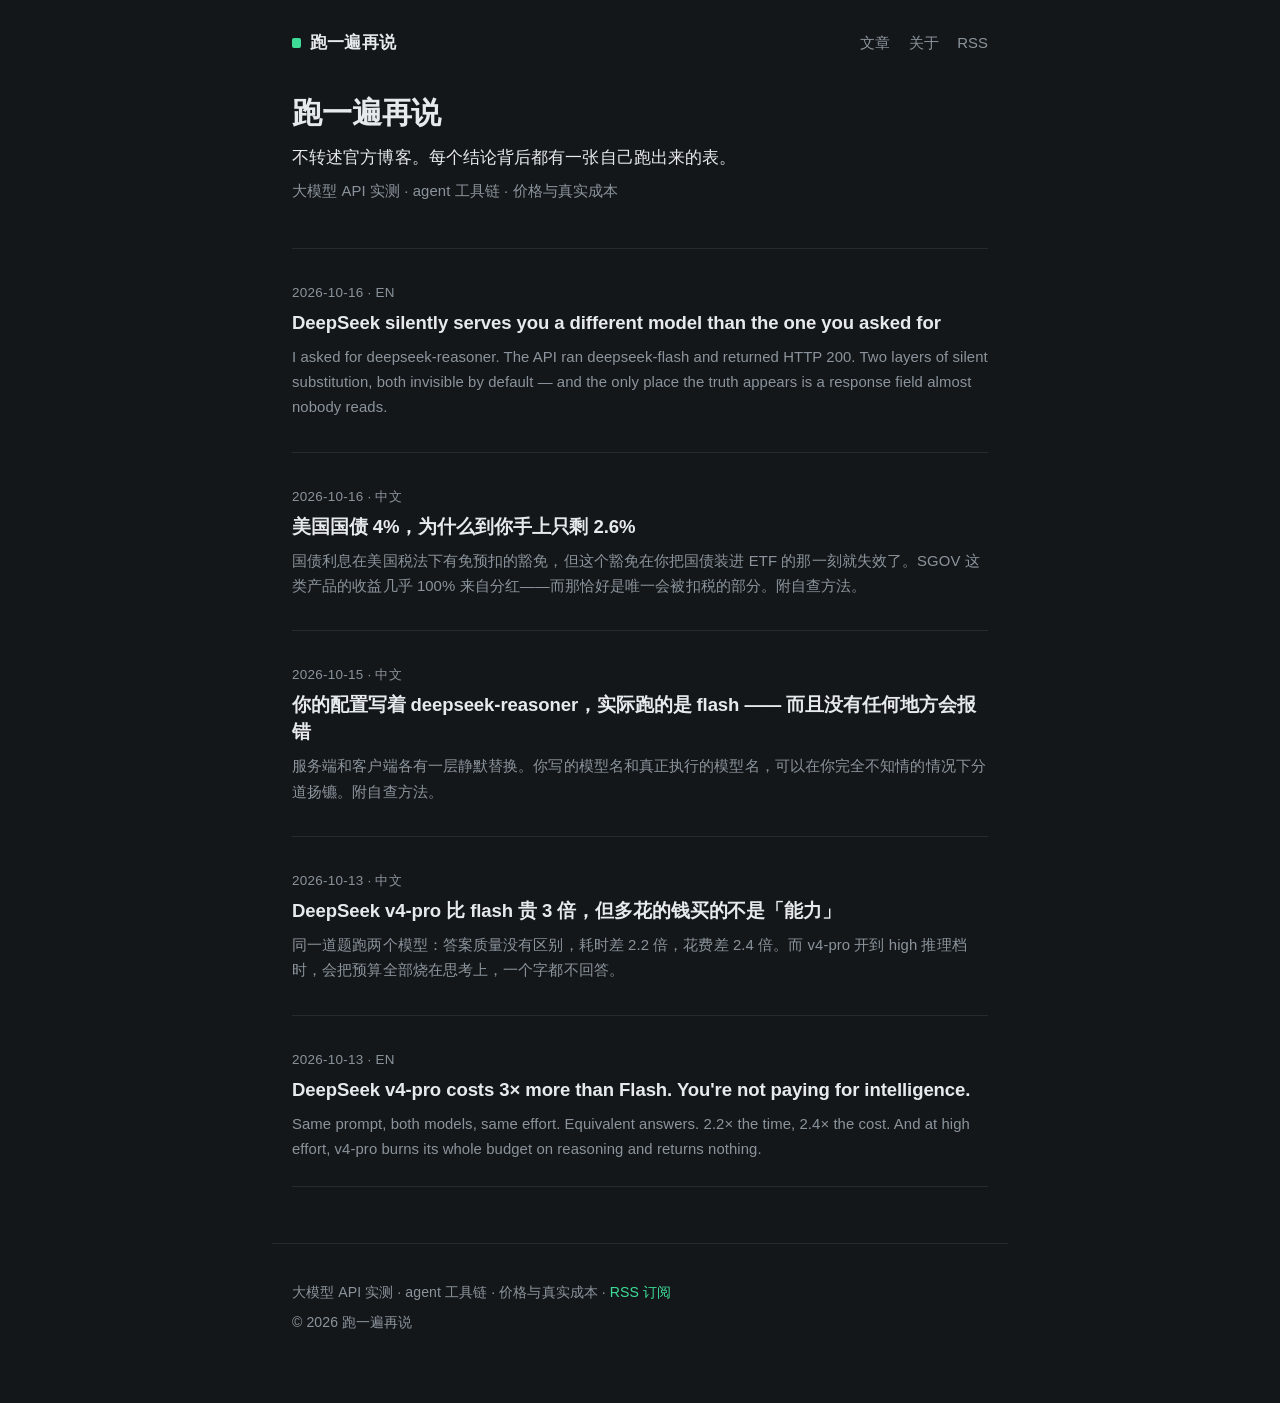
<file: index.html>
<!DOCTYPE html>
<html lang="zh-Hans">
<head>
<meta charset="utf-8">
<meta name="viewport" content="width=device-width, initial-scale=1">
<title>跑一遍再说 — 大模型 API 实测 · agent 工具链 · 价格与真实成本</title>
<meta name="description" content="大模型 API 实测 · agent 工具链 · 价格与真实成本">
<meta property="og:type" content="website">
<meta property="og:title" content="跑一遍再说 — 大模型 API 实测 · agent 工具链 · 价格与真实成本">
<meta property="og:description" content="大模型 API 实测 · agent 工具链 · 价格与真实成本">
<meta property="og:image" content="https://bh1357906-sys.github.io/paoyibian/assets/banner-1200x400.png">
<meta property="og:site_name" content="跑一遍再说">
<meta name="twitter:card" content="summary_large_image">
<link rel="stylesheet" href="assets/style.css">
<link rel="alternate" type="application/rss+xml" title="跑一遍再说" href="https://bh1357906-sys.github.io/paoyibian/feed.xml">
<link rel="icon" href="assets/avatar-512.png">
</head>
<body>
<header class="site">
  <a class="brand" href="index.html">跑一遍再说</a>
  <nav>
    <a href="index.html">文章</a>
    <a href="about.html">关于</a>
    <a href="https://bh1357906-sys.github.io/paoyibian/feed.xml">RSS</a>
  </nav>
</header>
<main>
<section class="intro">
<h1>跑一遍再说</h1>
<p class="lede">不转述官方博客。每个结论背后都有一张自己跑出来的表。</p>
<p class="dim">大模型 API 实测 · agent 工具链 · 价格与真实成本</p>
</section>
<ul class="cards">
<li class="card">
  <p class="meta"><time datetime="2026-10-16">2026-10-16</time> · EN</p>
  <h2><a href="posts/deepseek-silent-downgrade-en.html">DeepSeek silently serves you a different model than the one you asked for</a></h2>
  <p class="summary">I asked for deepseek-reasoner. The API ran deepseek-flash and returned HTTP 200. Two layers of silent substitution, both invisible by default — and the only place the truth appears is a response field almost nobody reads.</p>
</li>
<li class="card">
  <p class="meta"><time datetime="2026-10-16">2026-10-16</time> · 中文</p>
  <h2><a href="posts/us-treasury-etf-withholding-tax.html">美国国债 4%，为什么到你手上只剩 2.6%</a></h2>
  <p class="summary">国债利息在美国税法下有免预扣的豁免，但这个豁免在你把国债装进 ETF 的那一刻就失效了。SGOV 这类产品的收益几乎 100% 来自分红——而那恰好是唯一会被扣税的部分。附自查方法。</p>
</li>
<li class="card">
  <p class="meta"><time datetime="2026-10-15">2026-10-15</time> · 中文</p>
  <h2><a href="posts/deepseek-silent-downgrade.html">你的配置写着 deepseek-reasoner，实际跑的是 flash —— 而且没有任何地方会报错</a></h2>
  <p class="summary">服务端和客户端各有一层静默替换。你写的模型名和真正执行的模型名，可以在你完全不知情的情况下分道扬镳。附自查方法。</p>
</li>
<li class="card">
  <p class="meta"><time datetime="2026-10-13">2026-10-13</time> · 中文</p>
  <h2><a href="posts/deepseek-v4pro-vs-flash.html">DeepSeek v4-pro 比 flash 贵 3 倍，但多花的钱买的不是「能力」</a></h2>
  <p class="summary">同一道题跑两个模型：答案质量没有区别，耗时差 2.2 倍，花费差 2.4 倍。而 v4-pro 开到 high 推理档时，会把预算全部烧在思考上，一个字都不回答。</p>
</li>
<li class="card">
  <p class="meta"><time datetime="2026-10-13">2026-10-13</time> · EN</p>
  <h2><a href="posts/deepseek-v4pro-vs-flash-en.html">DeepSeek v4-pro costs 3× more than Flash. You&#x27;re not paying for intelligence.</a></h2>
  <p class="summary">Same prompt, both models, same effort. Equivalent answers. 2.2× the time, 2.4× the cost. And at high effort, v4-pro burns its whole budget on reasoning and returns nothing.</p>
</li>
</ul>
</main>
<footer>
  <p>大模型 API 实测 · agent 工具链 · 价格与真实成本 · <a href="https://bh1357906-sys.github.io/paoyibian/feed.xml">RSS 订阅</a></p>
  <p class="dim">© 2026 跑一遍再说</p>
</footer>
</body>
</html>
</file>
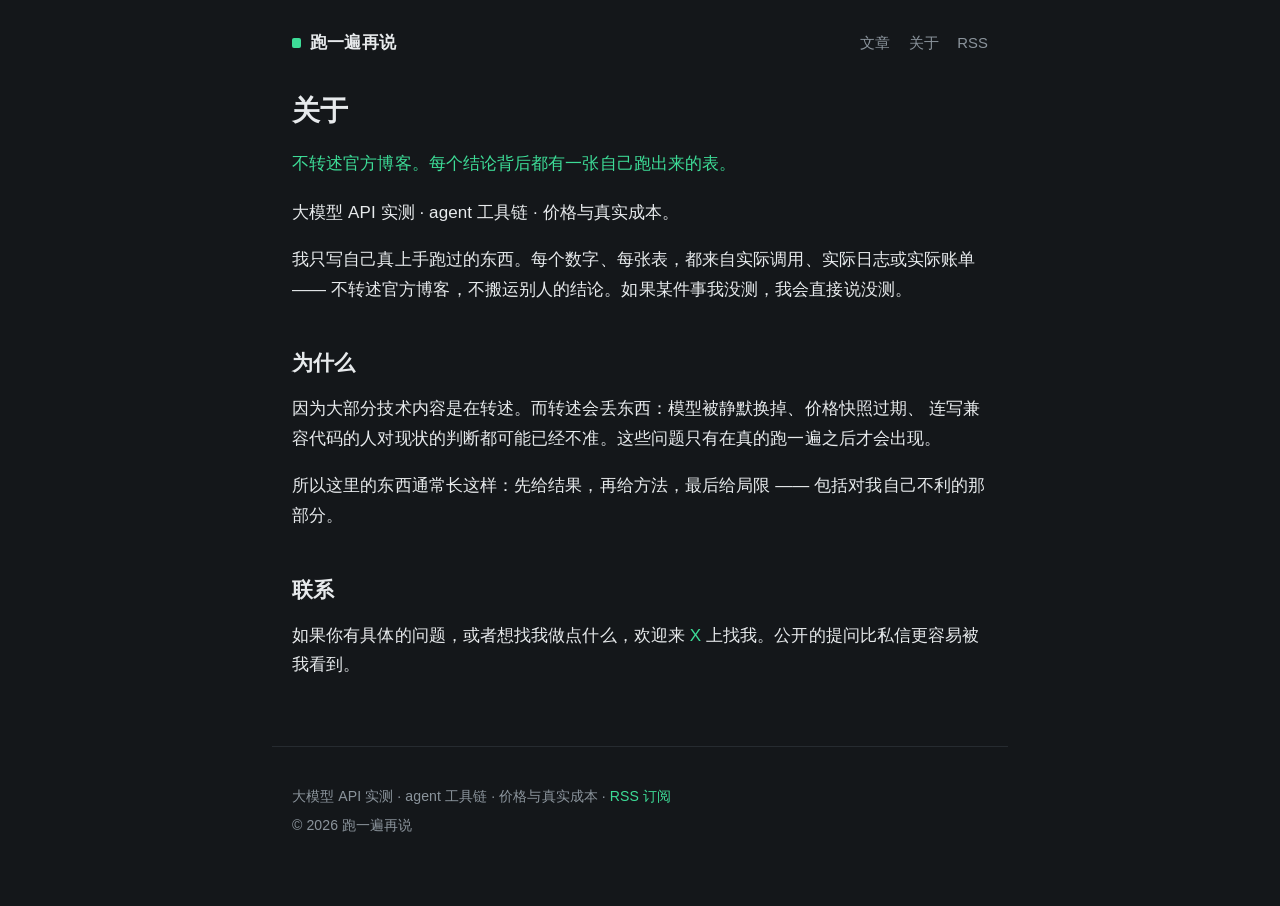
<file: about.html>
<!DOCTYPE html>
<html lang="zh-Hans">
<head>
<meta charset="utf-8">
<meta name="viewport" content="width=device-width, initial-scale=1">
<title>关于 — 跑一遍再说</title>
<meta name="description" content="不转述官方博客。每个结论背后都有一张自己跑出来的表。">
<meta property="og:type" content="website">
<meta property="og:title" content="关于 — 跑一遍再说">
<meta property="og:description" content="不转述官方博客。每个结论背后都有一张自己跑出来的表。">
<meta property="og:image" content="https://bh1357906-sys.github.io/paoyibian/assets/banner-1200x400.png">
<meta property="og:site_name" content="跑一遍再说">
<meta name="twitter:card" content="summary_large_image">
<link rel="stylesheet" href="assets/style.css">
<link rel="alternate" type="application/rss+xml" title="跑一遍再说" href="https://bh1357906-sys.github.io/paoyibian/feed.xml">
<link rel="icon" href="assets/avatar-512.png">
</head>
<body>
<header class="site">
  <a class="brand" href="index.html">跑一遍再说</a>
  <nav>
    <a href="index.html">文章</a>
    <a href="about.html">关于</a>
    <a href="https://bh1357906-sys.github.io/paoyibian/feed.xml">RSS</a>
  </nav>
</header>
<main>
<article class="about">
<h1>关于</h1>
<p class="lede">不转述官方博客。每个结论背后都有一张自己跑出来的表。</p>
<p>大模型 API 实测 · agent 工具链 · 价格与真实成本。</p>
<p>我只写自己真上手跑过的东西。每个数字、每张表，都来自实际调用、实际日志或实际账单 ——
不转述官方博客，不搬运别人的结论。如果某件事我没测，我会直接说没测。</p>
<h2>为什么</h2>
<p>因为大部分技术内容是在转述。而转述会丢东西：模型被静默换掉、价格快照过期、
连写兼容代码的人对现状的判断都可能已经不准。这些问题只有在真的跑一遍之后才会出现。</p>
<p>所以这里的东西通常长这样：先给结果，再给方法，最后给局限 —— 包括对我自己不利的那部分。</p>
<h2>联系</h2>
<p>如果你有具体的问题，或者想找我做点什么，欢迎来
<a href="https://x.com/">X</a> 上找我。公开的提问比私信更容易被我看到。</p>
</article>
</main>
<footer>
  <p>大模型 API 实测 · agent 工具链 · 价格与真实成本 · <a href="https://bh1357906-sys.github.io/paoyibian/feed.xml">RSS 订阅</a></p>
  <p class="dim">© 2026 跑一遍再说</p>
</footer>
</body>
</html>
</file>
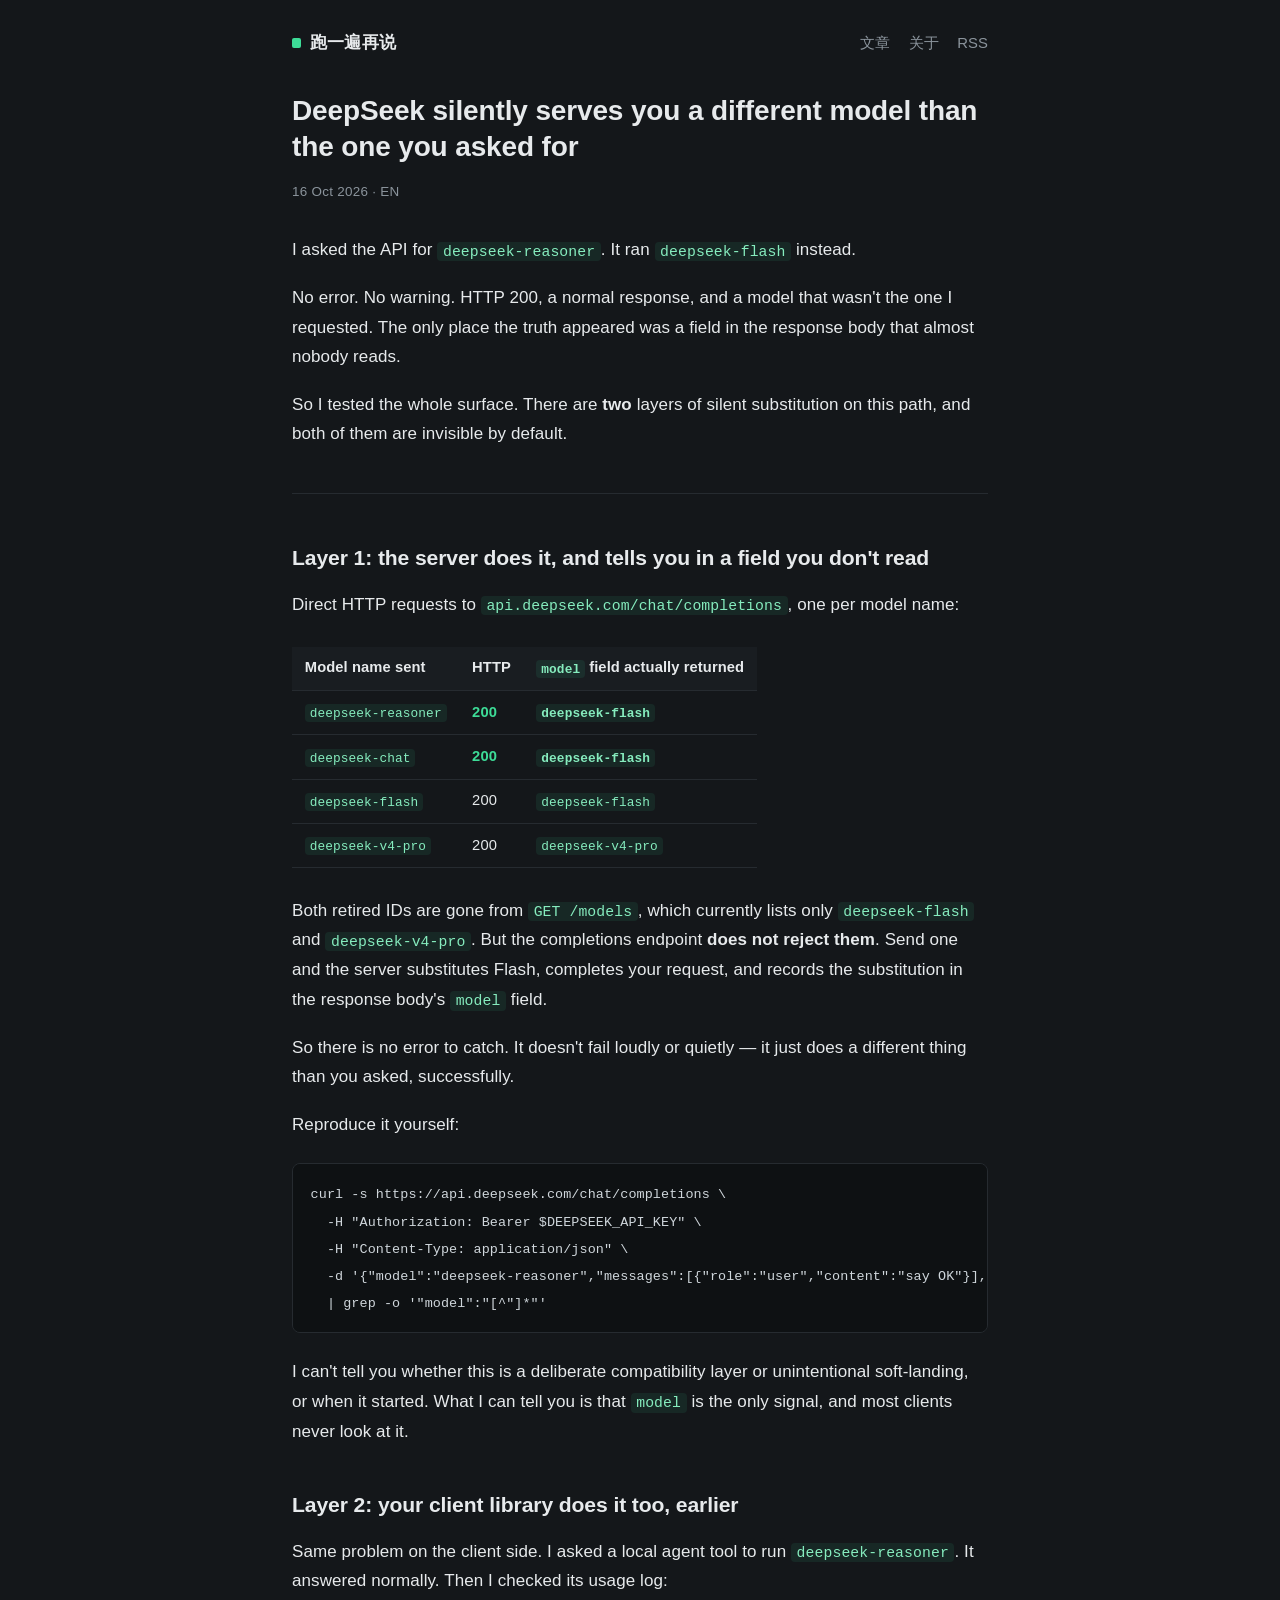
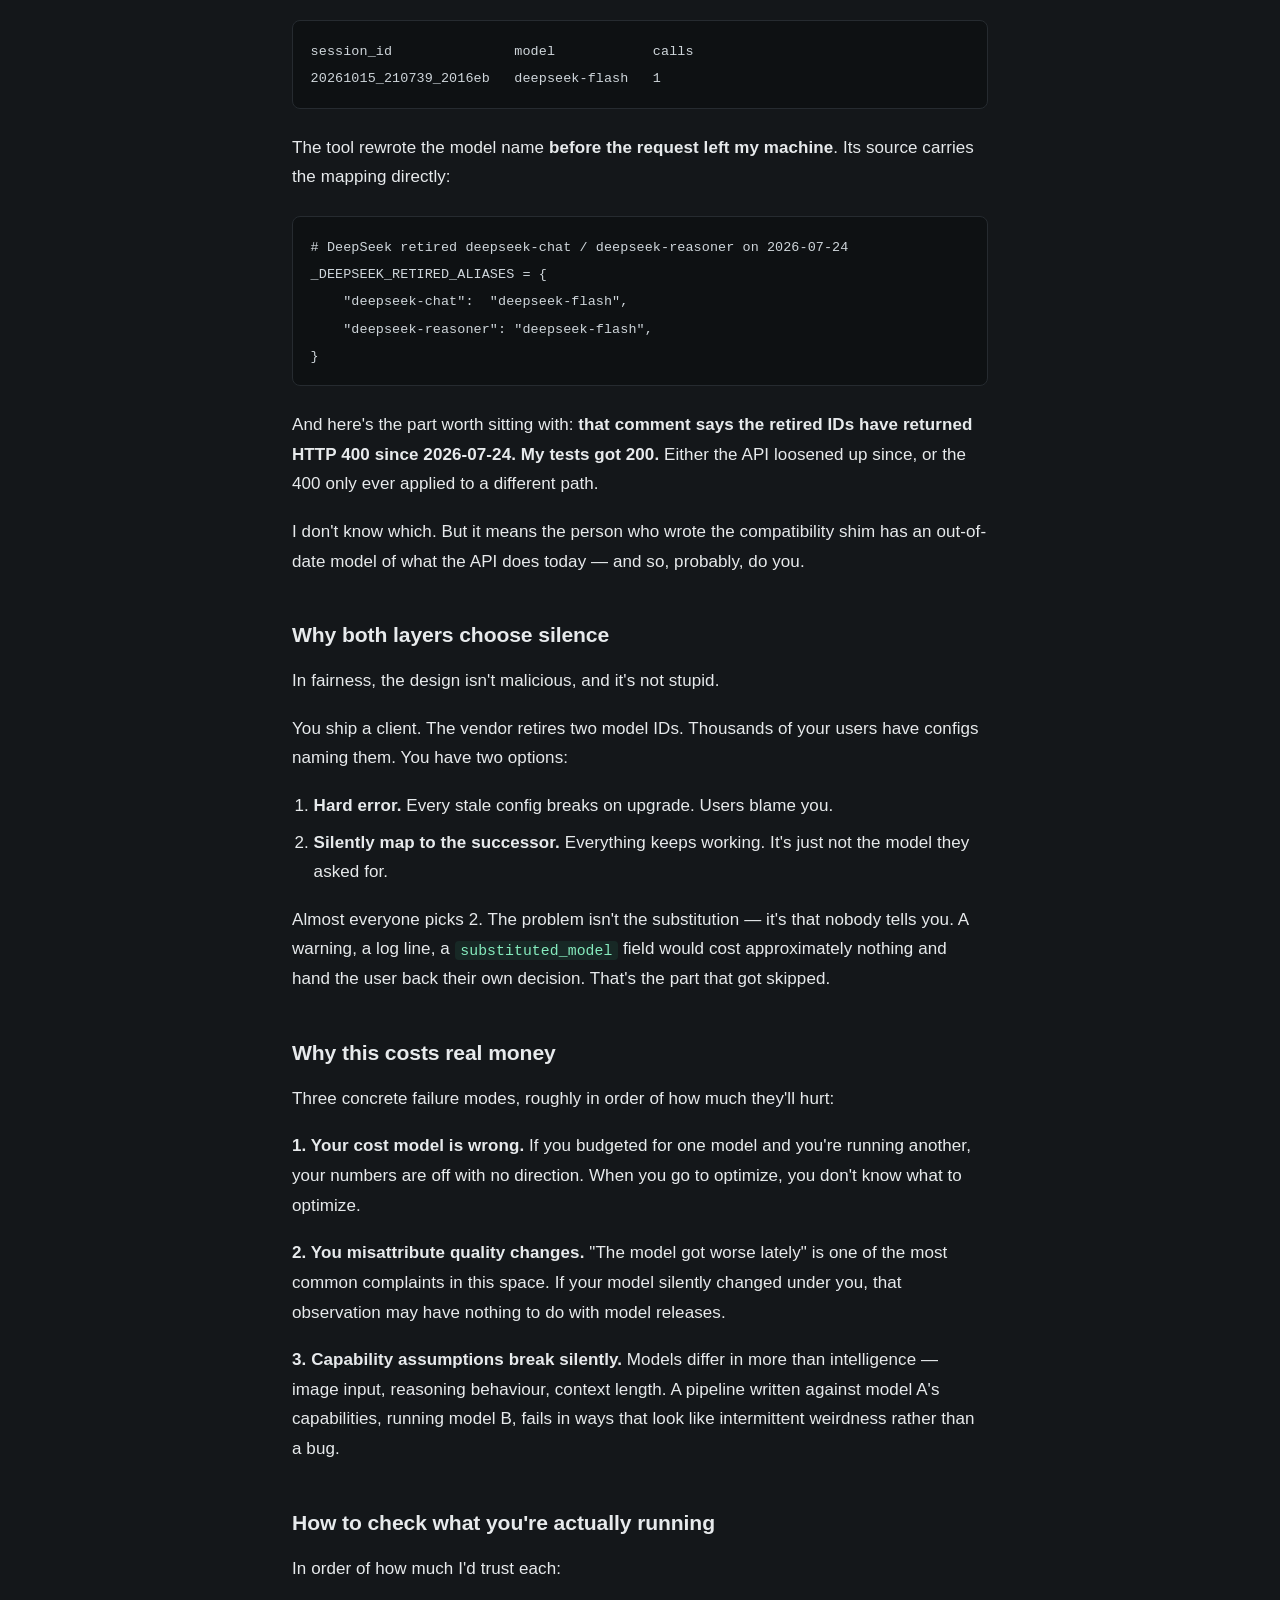
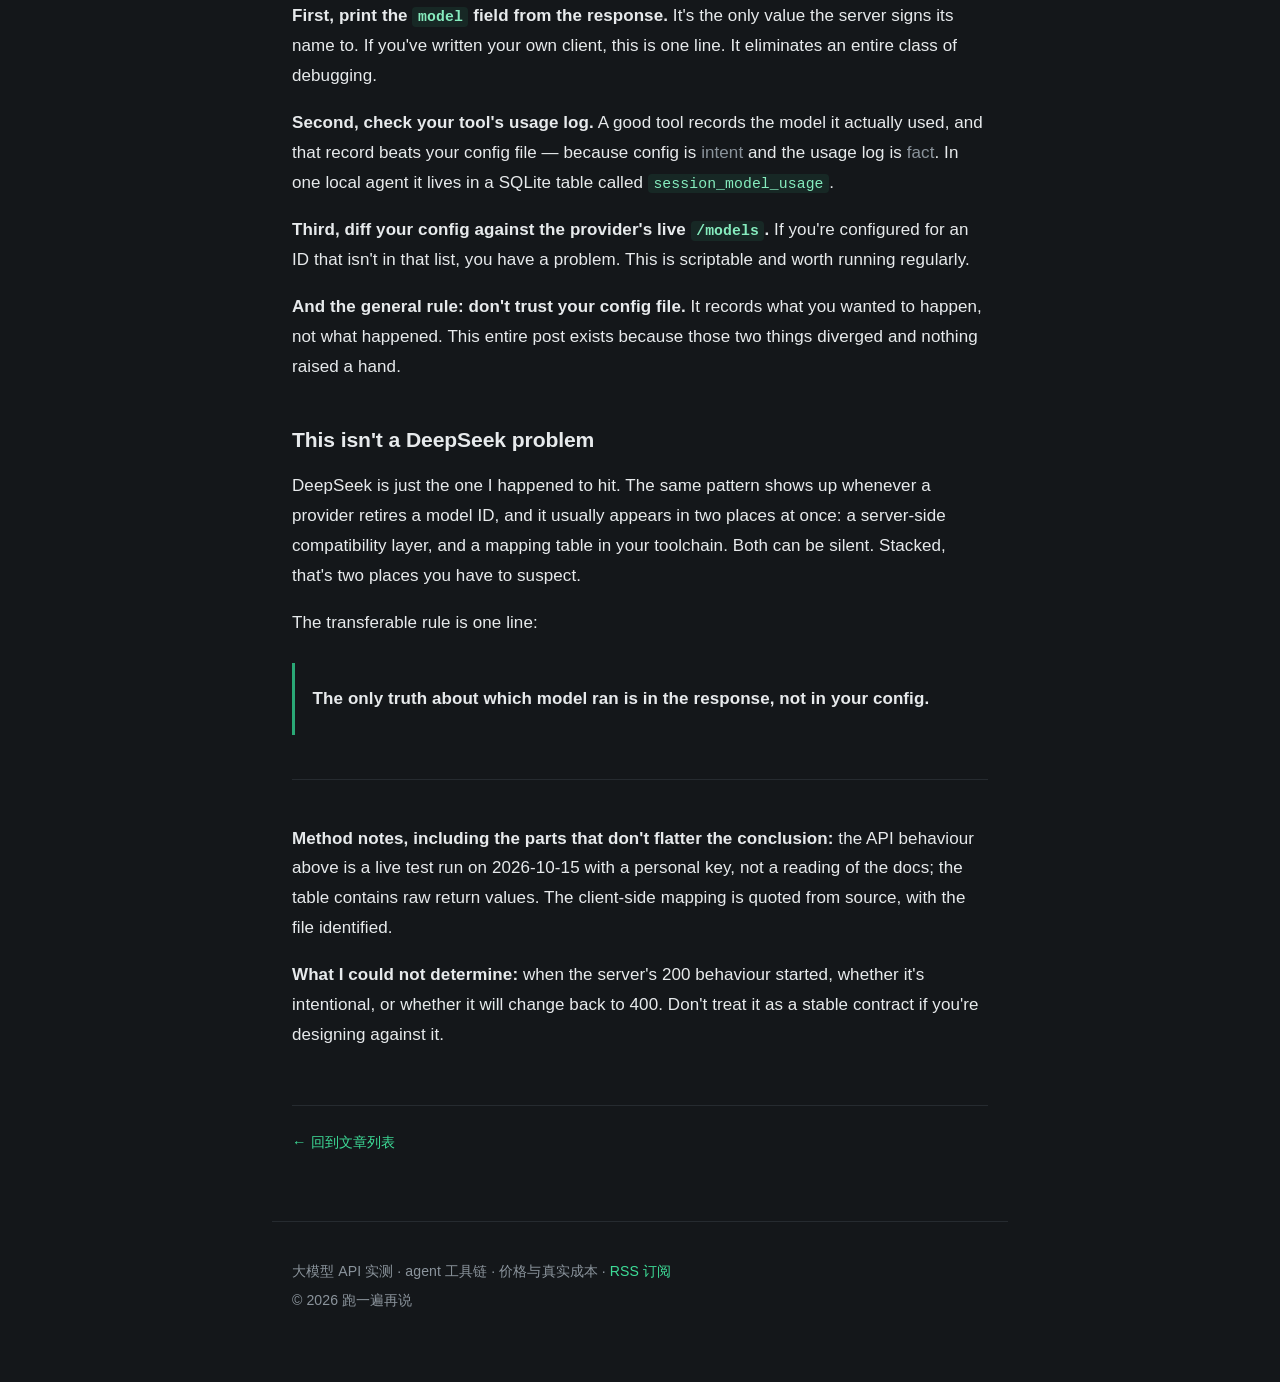
<file: posts/deepseek-silent-downgrade-en.html>
<!DOCTYPE html>
<html lang="en">
<head>
<meta charset="utf-8">
<meta name="viewport" content="width=device-width, initial-scale=1">
<title>DeepSeek silently serves you a different model than the one you asked for — 跑一遍再说</title>
<meta name="description" content="I asked for deepseek-reasoner. The API ran deepseek-flash and returned HTTP 200. Two layers of silent substitution, both invisible by default — and the only place the truth appears is a response field almost nobody reads.">
<meta property="og:type" content="article">
<meta property="og:title" content="DeepSeek silently serves you a different model than the one you asked for — 跑一遍再说">
<meta property="og:description" content="I asked for deepseek-reasoner. The API ran deepseek-flash and returned HTTP 200. Two layers of silent substitution, both invisible by default — and the only place the truth appears is a response field almost nobody reads.">
<meta property="og:image" content="https://bh1357906-sys.github.io/paoyibian/assets/banner-1200x400.png">
<meta property="og:site_name" content="跑一遍再说">
<meta name="twitter:card" content="summary_large_image">
<link rel="stylesheet" href="../assets/style.css">
<link rel="alternate" type="application/rss+xml" title="跑一遍再说" href="https://bh1357906-sys.github.io/paoyibian/feed.xml">
<link rel="icon" href="../assets/avatar-512.png">
</head>
<body>
<header class="site">
  <a class="brand" href="../index.html">跑一遍再说</a>
  <nav>
    <a href="../index.html">文章</a>
    <a href="../about.html">关于</a>
    <a href="https://bh1357906-sys.github.io/paoyibian/feed.xml">RSS</a>
  </nav>
</header>
<main>
<article>
<h1>DeepSeek silently serves you a different model than the one you asked for</h1>
<p class="meta"><time datetime="2026-10-16">16 Oct 2026</time> · EN</p>
<p>I asked the API for <code>deepseek-reasoner</code>. It ran <code>deepseek-flash</code> instead.</p>
<p>No error. No warning. HTTP 200, a normal response, and a model that wasn't the one I requested. The only place the truth appeared was a field in the response body that almost nobody reads.</p>
<p>So I tested the whole surface. There are <strong>two</strong> layers of silent substitution on this path, and both of them are invisible by default.</p>
<hr />
<h2>Layer 1: the server does it, and tells you in a field you don't read</h2>
<p>Direct HTTP requests to <code>api.deepseek.com/chat/completions</code>, one per model name:</p>
<table>
<thead>
<tr>
<th>Model name sent</th>
<th>HTTP</th>
<th><code>model</code> field actually returned</th>
</tr>
</thead>
<tbody>
<tr>
<td><code>deepseek-reasoner</code></td>
<td><strong>200</strong></td>
<td><strong><code>deepseek-flash</code></strong></td>
</tr>
<tr>
<td><code>deepseek-chat</code></td>
<td><strong>200</strong></td>
<td><strong><code>deepseek-flash</code></strong></td>
</tr>
<tr>
<td><code>deepseek-flash</code></td>
<td>200</td>
<td><code>deepseek-flash</code></td>
</tr>
<tr>
<td><code>deepseek-v4-pro</code></td>
<td>200</td>
<td><code>deepseek-v4-pro</code></td>
</tr>
</tbody>
</table>
<p>Both retired IDs are gone from <code>GET /models</code>, which currently lists only <code>deepseek-flash</code> and <code>deepseek-v4-pro</code>. But the completions endpoint <strong>does not reject them</strong>. Send one and the server substitutes Flash, completes your request, and records the substitution in the response body's <code>model</code> field.</p>
<p>So there is no error to catch. It doesn't fail loudly or quietly — it just does a different thing than you asked, successfully.</p>
<p>Reproduce it yourself:</p>
<pre><code class="language-bash">curl -s https://api.deepseek.com/chat/completions \
  -H &quot;Authorization: Bearer $DEEPSEEK_API_KEY&quot; \
  -H &quot;Content-Type: application/json&quot; \
  -d '{&quot;model&quot;:&quot;deepseek-reasoner&quot;,&quot;messages&quot;:[{&quot;role&quot;:&quot;user&quot;,&quot;content&quot;:&quot;say OK&quot;}],&quot;max_tokens&quot;:10}' \
  | grep -o '&quot;model&quot;:&quot;[^&quot;]*&quot;'
</code></pre>
<p>I can't tell you whether this is a deliberate compatibility layer or unintentional soft-landing, or when it started. What I can tell you is that <code>model</code> is the only signal, and most clients never look at it.</p>
<h2>Layer 2: your client library does it too, earlier</h2>
<p>Same problem on the client side. I asked a local agent tool to run <code>deepseek-reasoner</code>. It answered normally. Then I checked its usage log:</p>
<pre><code>session_id               model            calls
20261015_210739_2016eb   deepseek-flash   1
</code></pre>
<p>The tool rewrote the model name <strong>before the request left my machine</strong>. Its source carries the mapping directly:</p>
<pre><code class="language-python"># DeepSeek retired deepseek-chat / deepseek-reasoner on 2026-07-24
_DEEPSEEK_RETIRED_ALIASES = {
    &quot;deepseek-chat&quot;:  &quot;deepseek-flash&quot;,
    &quot;deepseek-reasoner&quot;: &quot;deepseek-flash&quot;,
}
</code></pre>
<p>And here's the part worth sitting with: <strong>that comment says the retired IDs have returned HTTP 400 since 2026-07-24. My tests got 200.</strong> Either the API loosened up since, or the 400 only ever applied to a different path.</p>
<p>I don't know which. But it means the person who wrote the compatibility shim has an out-of-date model of what the API does today — and so, probably, do you.</p>
<h2>Why both layers choose silence</h2>
<p>In fairness, the design isn't malicious, and it's not stupid.</p>
<p>You ship a client. The vendor retires two model IDs. Thousands of your users have configs naming them. You have two options:</p>
<ol>
<li><strong>Hard error.</strong> Every stale config breaks on upgrade. Users blame you.</li>
<li><strong>Silently map to the successor.</strong> Everything keeps working. It's just not the model they asked for.</li>
</ol>
<p>Almost everyone picks 2. The problem isn't the substitution — it's that nobody tells you. A warning, a log line, a <code>substituted_model</code> field would cost approximately nothing and hand the user back their own decision. That's the part that got skipped.</p>
<h2>Why this costs real money</h2>
<p>Three concrete failure modes, roughly in order of how much they'll hurt:</p>
<p><strong>1. Your cost model is wrong.</strong> If you budgeted for one model and you're running another, your numbers are off with no direction. When you go to optimize, you don't know what to optimize.</p>
<p><strong>2. You misattribute quality changes.</strong> "The model got worse lately" is one of the most common complaints in this space. If your model silently changed under you, that observation may have nothing to do with model releases.</p>
<p><strong>3. Capability assumptions break silently.</strong> Models differ in more than intelligence — image input, reasoning behaviour, context length. A pipeline written against model A's capabilities, running model B, fails in ways that look like intermittent weirdness rather than a bug.</p>
<h2>How to check what you're actually running</h2>
<p>In order of how much I'd trust each:</p>
<p><strong>First, print the <code>model</code> field from the response.</strong> It's the only value the server signs its name to. If you've written your own client, this is one line. It eliminates an entire class of debugging.</p>
<p><strong>Second, check your tool's usage log.</strong> A good tool records the model it actually used, and that record beats your config file — because config is <em>intent</em> and the usage log is <em>fact</em>. In one local agent it lives in a SQLite table called <code>session_model_usage</code>.</p>
<p><strong>Third, diff your config against the provider's live <code>/models</code>.</strong> If you're configured for an ID that isn't in that list, you have a problem. This is scriptable and worth running regularly.</p>
<p><strong>And the general rule: don't trust your config file.</strong> It records what you wanted to happen, not what happened. This entire post exists because those two things diverged and nothing raised a hand.</p>
<h2>This isn't a DeepSeek problem</h2>
<p>DeepSeek is just the one I happened to hit. The same pattern shows up whenever a provider retires a model ID, and it usually appears in two places at once: a server-side compatibility layer, and a mapping table in your toolchain. Both can be silent. Stacked, that's two places you have to suspect.</p>
<p>The transferable rule is one line:</p>
<blockquote>
<p><strong>The only truth about which model ran is in the response, not in your config.</strong></p>
</blockquote>
<hr />
<p><strong>Method notes, including the parts that don't flatter the conclusion:</strong> the API behaviour above is a live test run on 2026-10-15 with a personal key, not a reading of the docs; the table contains raw return values. The client-side mapping is quoted from source, with the file identified.</p>
<p><strong>What I could not determine:</strong> when the server's 200 behaviour started, whether it's intentional, or whether it will change back to 400. Don't treat it as a stable contract if you're designing against it.</p>
</article>
<p class="back"><a href="../index.html">← 回到文章列表</a></p>
</main>
<footer>
  <p>大模型 API 实测 · agent 工具链 · 价格与真实成本 · <a href="https://bh1357906-sys.github.io/paoyibian/feed.xml">RSS 订阅</a></p>
  <p class="dim">© 2026 跑一遍再说</p>
</footer>
</body>
</html>
</file>
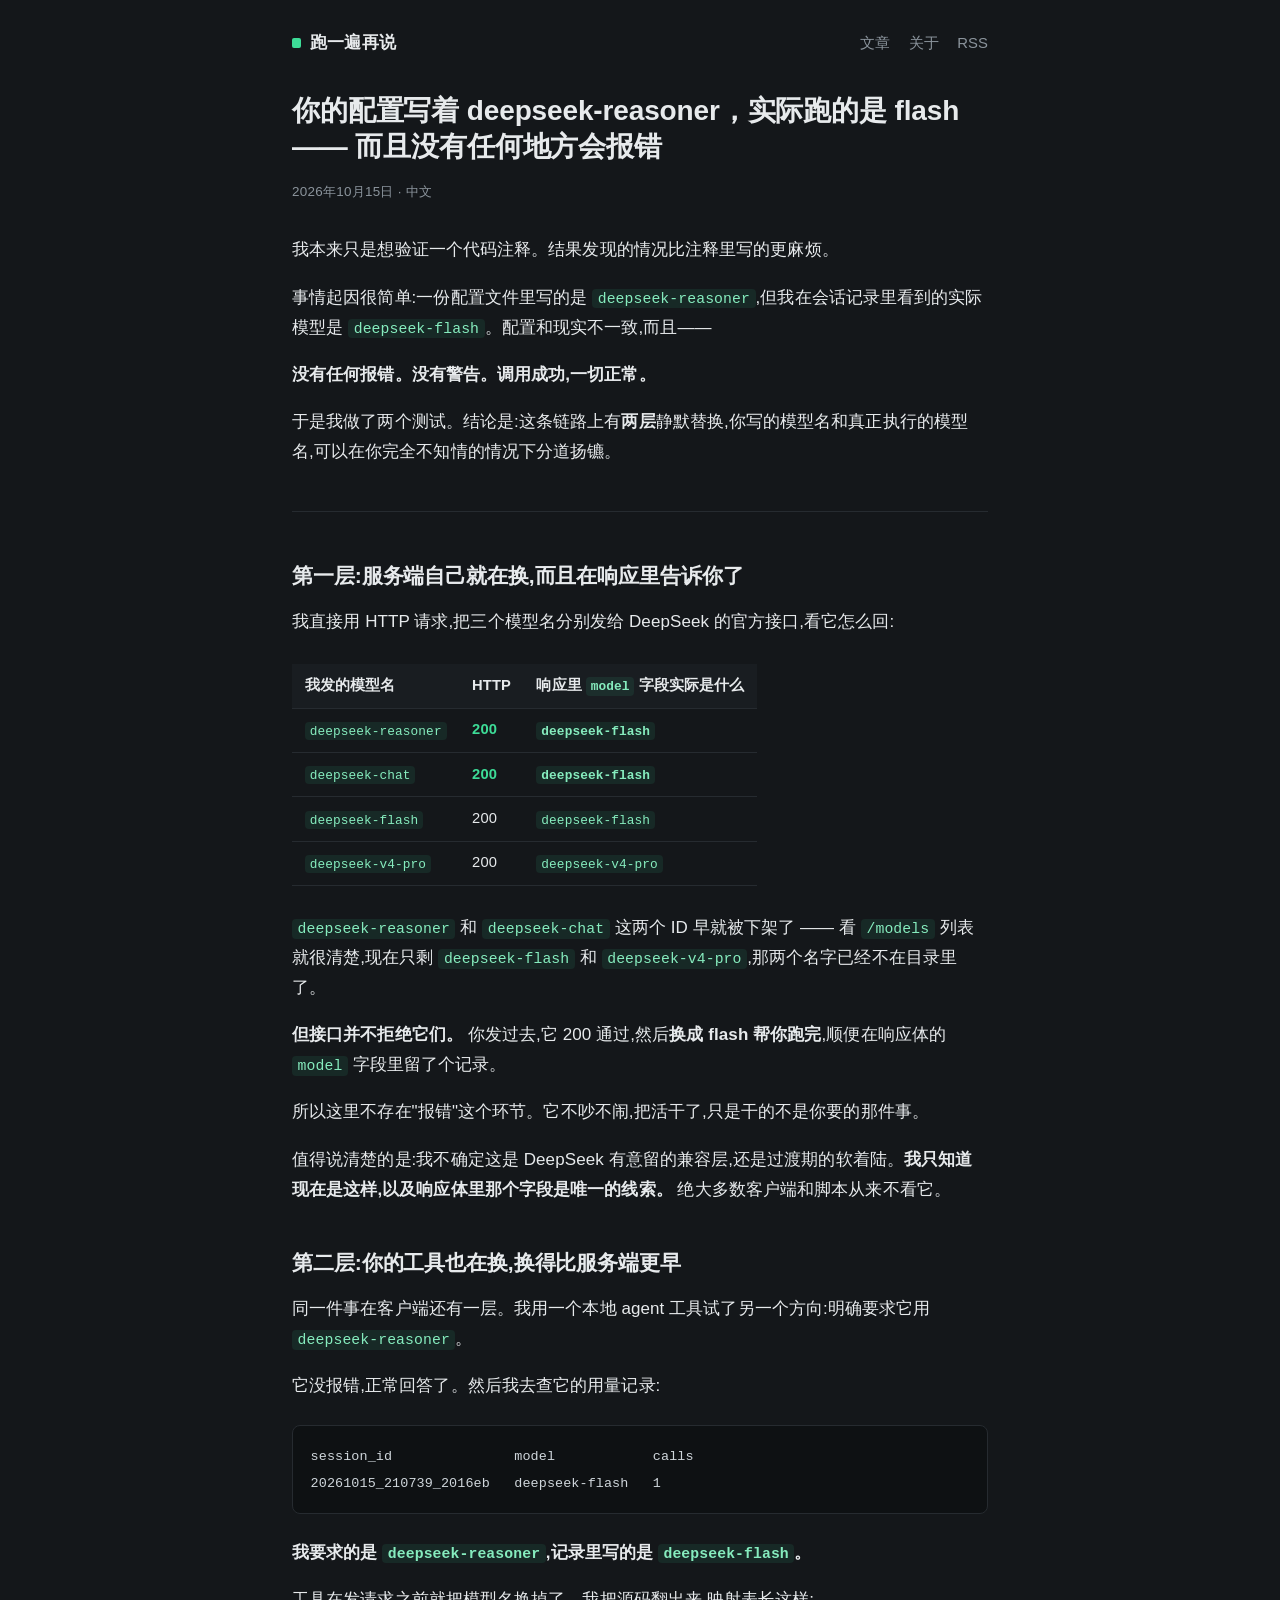
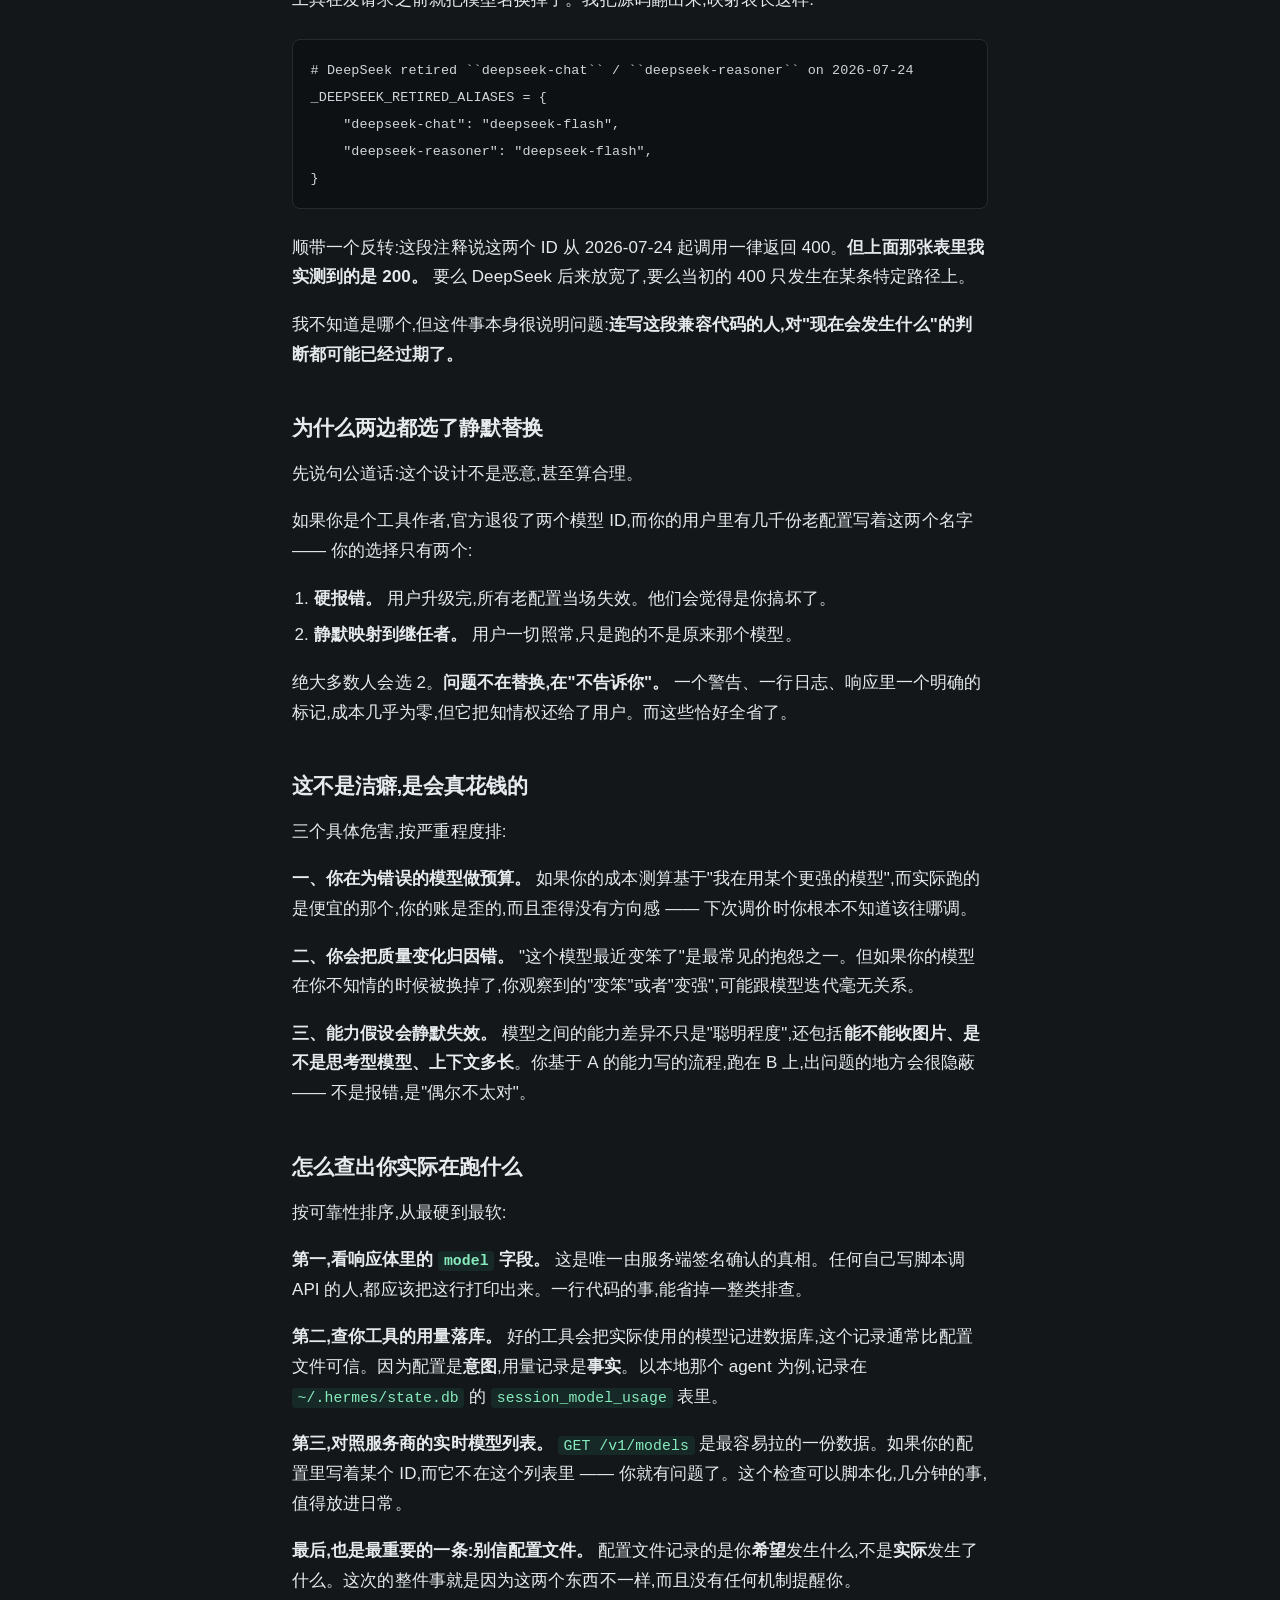
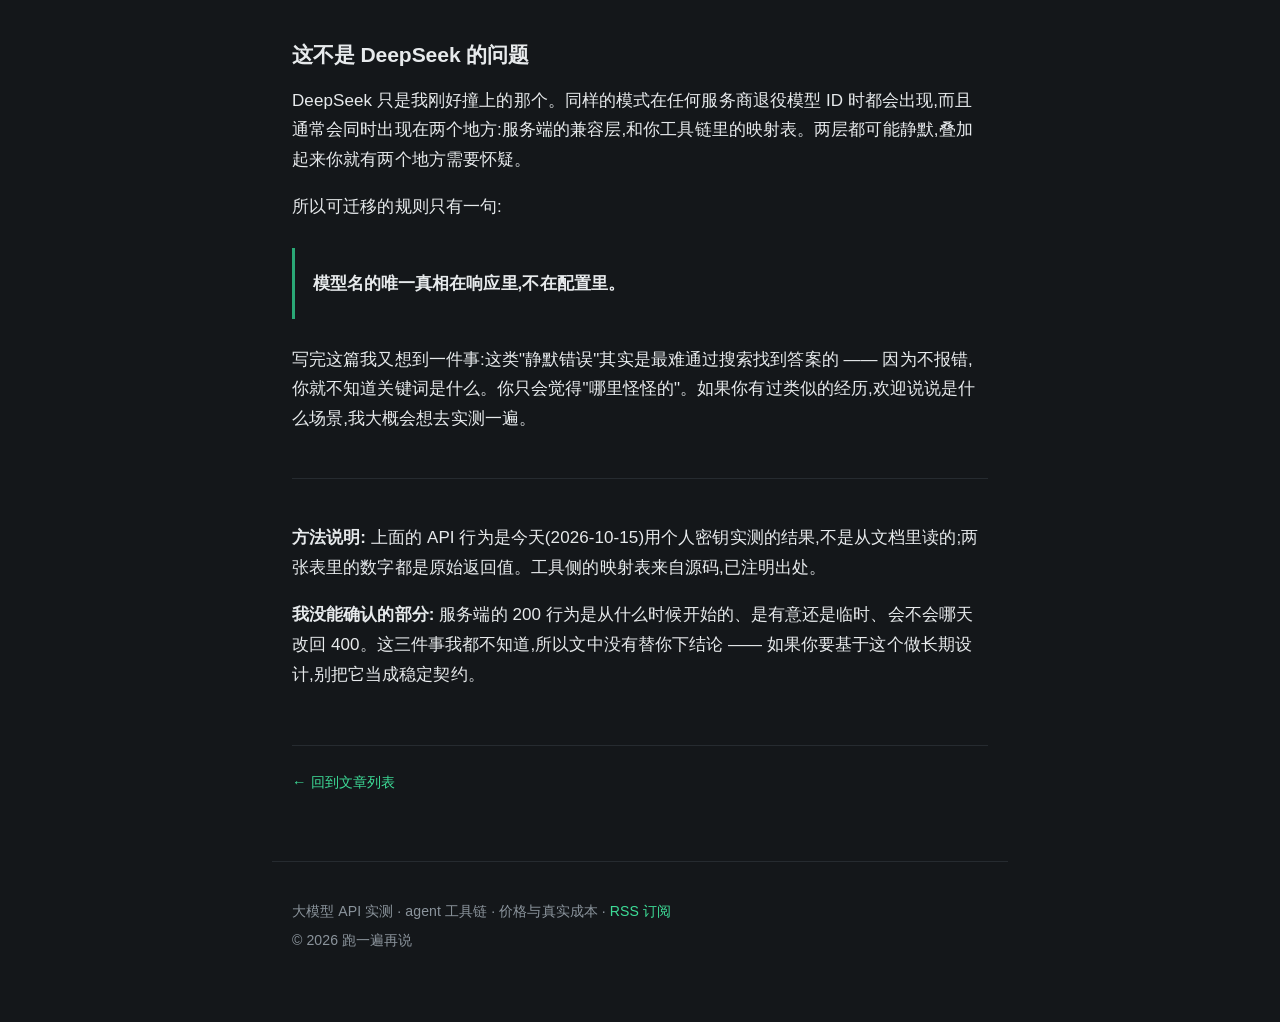
<file: posts/deepseek-silent-downgrade.html>
<!DOCTYPE html>
<html lang="zh-Hans">
<head>
<meta charset="utf-8">
<meta name="viewport" content="width=device-width, initial-scale=1">
<title>你的配置写着 deepseek-reasoner，实际跑的是 flash —— 而且没有任何地方会报错 — 跑一遍再说</title>
<meta name="description" content="服务端和客户端各有一层静默替换。你写的模型名和真正执行的模型名，可以在你完全不知情的情况下分道扬镳。附自查方法。">
<meta property="og:type" content="article">
<meta property="og:title" content="你的配置写着 deepseek-reasoner，实际跑的是 flash —— 而且没有任何地方会报错 — 跑一遍再说">
<meta property="og:description" content="服务端和客户端各有一层静默替换。你写的模型名和真正执行的模型名，可以在你完全不知情的情况下分道扬镳。附自查方法。">
<meta property="og:image" content="https://bh1357906-sys.github.io/paoyibian/assets/banner-1200x400.png">
<meta property="og:site_name" content="跑一遍再说">
<meta name="twitter:card" content="summary_large_image">
<link rel="stylesheet" href="../assets/style.css">
<link rel="alternate" type="application/rss+xml" title="跑一遍再说" href="https://bh1357906-sys.github.io/paoyibian/feed.xml">
<link rel="icon" href="../assets/avatar-512.png">
</head>
<body>
<header class="site">
  <a class="brand" href="../index.html">跑一遍再说</a>
  <nav>
    <a href="../index.html">文章</a>
    <a href="../about.html">关于</a>
    <a href="https://bh1357906-sys.github.io/paoyibian/feed.xml">RSS</a>
  </nav>
</header>
<main>
<article>
<h1>你的配置写着 deepseek-reasoner，实际跑的是 flash —— 而且没有任何地方会报错</h1>
<p class="meta"><time datetime="2026-10-15">2026年10月15日</time> · 中文</p>
<p>我本来只是想验证一个代码注释。结果发现的情况比注释里写的更麻烦。</p>
<p>事情起因很简单:一份配置文件里写的是 <code>deepseek-reasoner</code>,但我在会话记录里看到的实际模型是 <code>deepseek-flash</code>。配置和现实不一致,而且——</p>
<p><strong>没有任何报错。没有警告。调用成功,一切正常。</strong></p>
<p>于是我做了两个测试。结论是:这条链路上有<strong>两层</strong>静默替换,你写的模型名和真正执行的模型名,可以在你完全不知情的情况下分道扬镳。</p>
<hr />
<h2>第一层:服务端自己就在换,而且在响应里告诉你了</h2>
<p>我直接用 HTTP 请求,把三个模型名分别发给 DeepSeek 的官方接口,看它怎么回:</p>
<table>
<thead>
<tr>
<th>我发的模型名</th>
<th>HTTP</th>
<th>响应里 <code>model</code> 字段实际是什么</th>
</tr>
</thead>
<tbody>
<tr>
<td><code>deepseek-reasoner</code></td>
<td><strong>200</strong></td>
<td><strong><code>deepseek-flash</code></strong></td>
</tr>
<tr>
<td><code>deepseek-chat</code></td>
<td><strong>200</strong></td>
<td><strong><code>deepseek-flash</code></strong></td>
</tr>
<tr>
<td><code>deepseek-flash</code></td>
<td>200</td>
<td><code>deepseek-flash</code></td>
</tr>
<tr>
<td><code>deepseek-v4-pro</code></td>
<td>200</td>
<td><code>deepseek-v4-pro</code></td>
</tr>
</tbody>
</table>
<p><code>deepseek-reasoner</code> 和 <code>deepseek-chat</code> 这两个 ID 早就被下架了 —— 看 <code>/models</code> 列表就很清楚,现在只剩 <code>deepseek-flash</code> 和 <code>deepseek-v4-pro</code>,那两个名字已经不在目录里了。</p>
<p><strong>但接口并不拒绝它们。</strong> 你发过去,它 200 通过,然后<strong>换成 flash 帮你跑完</strong>,顺便在响应体的 <code>model</code> 字段里留了个记录。</p>
<p>所以这里不存在"报错"这个环节。它不吵不闹,把活干了,只是干的不是你要的那件事。</p>
<p>值得说清楚的是:我不确定这是 DeepSeek 有意留的兼容层,还是过渡期的软着陆。<strong>我只知道现在是这样,以及响应体里那个字段是唯一的线索。</strong> 绝大多数客户端和脚本从来不看它。</p>
<h2>第二层:你的工具也在换,换得比服务端更早</h2>
<p>同一件事在客户端还有一层。我用一个本地 agent 工具试了另一个方向:明确要求它用 <code>deepseek-reasoner</code>。</p>
<p>它没报错,正常回答了。然后我去查它的用量记录:</p>
<pre><code>session_id               model            calls
20261015_210739_2016eb   deepseek-flash   1
</code></pre>
<p><strong>我要求的是 <code>deepseek-reasoner</code>,记录里写的是 <code>deepseek-flash</code>。</strong></p>
<p>工具在发请求之前就把模型名换掉了。我把源码翻出来,映射表长这样:</p>
<pre><code class="language-python"># DeepSeek retired ``deepseek-chat`` / ``deepseek-reasoner`` on 2026-07-24
_DEEPSEEK_RETIRED_ALIASES = {
    &quot;deepseek-chat&quot;: &quot;deepseek-flash&quot;,
    &quot;deepseek-reasoner&quot;: &quot;deepseek-flash&quot;,
}
</code></pre>
<p>顺带一个反转:这段注释说这两个 ID 从 2026-07-24 起调用一律返回 400。<strong>但上面那张表里我实测到的是 200。</strong> 要么 DeepSeek 后来放宽了,要么当初的 400 只发生在某条特定路径上。</p>
<p>我不知道是哪个,但这件事本身很说明问题:<strong>连写这段兼容代码的人,对"现在会发生什么"的判断都可能已经过期了。</strong></p>
<h2>为什么两边都选了静默替换</h2>
<p>先说句公道话:这个设计不是恶意,甚至算合理。</p>
<p>如果你是个工具作者,官方退役了两个模型 ID,而你的用户里有几千份老配置写着这两个名字 —— 你的选择只有两个:</p>
<ol>
<li><strong>硬报错。</strong> 用户升级完,所有老配置当场失效。他们会觉得是你搞坏了。</li>
<li><strong>静默映射到继任者。</strong> 用户一切照常,只是跑的不是原来那个模型。</li>
</ol>
<p>绝大多数人会选 2。<strong>问题不在替换,在"不告诉你"。</strong> 一个警告、一行日志、响应里一个明确的标记,成本几乎为零,但它把知情权还给了用户。而这些恰好全省了。</p>
<h2>这不是洁癖,是会真花钱的</h2>
<p>三个具体危害,按严重程度排:</p>
<p><strong>一、你在为错误的模型做预算。</strong> 如果你的成本测算基于"我在用某个更强的模型",而实际跑的是便宜的那个,你的账是歪的,而且歪得没有方向感 —— 下次调价时你根本不知道该往哪调。</p>
<p><strong>二、你会把质量变化归因错。</strong> "这个模型最近变笨了"是最常见的抱怨之一。但如果你的模型在你不知情的时候被换掉了,你观察到的"变笨"或者"变强",可能跟模型迭代毫无关系。</p>
<p><strong>三、能力假设会静默失效。</strong> 模型之间的能力差异不只是"聪明程度",还包括<strong>能不能收图片、是不是思考型模型、上下文多长</strong>。你基于 A 的能力写的流程,跑在 B 上,出问题的地方会很隐蔽 —— 不是报错,是"偶尔不太对"。</p>
<h2>怎么查出你实际在跑什么</h2>
<p>按可靠性排序,从最硬到最软:</p>
<p><strong>第一,看响应体里的 <code>model</code> 字段。</strong>
这是唯一由服务端签名确认的真相。任何自己写脚本调 API 的人,都应该把这行打印出来。一行代码的事,能省掉一整类排查。</p>
<p><strong>第二,查你工具的用量落库。</strong>
好的工具会把实际使用的模型记进数据库,这个记录通常比配置文件可信。因为配置是<strong>意图</strong>,用量记录是<strong>事实</strong>。以本地那个 agent 为例,记录在 <code>~/.hermes/state.db</code> 的 <code>session_model_usage</code> 表里。</p>
<p><strong>第三,对照服务商的实时模型列表。</strong>
<code>GET /v1/models</code> 是最容易拉的一份数据。如果你的配置里写着某个 ID,而它不在这个列表里 —— 你就有问题了。这个检查可以脚本化,几分钟的事,值得放进日常。</p>
<p><strong>最后,也是最重要的一条:别信配置文件。</strong>
配置文件记录的是你<strong>希望</strong>发生什么,不是<strong>实际</strong>发生了什么。这次的整件事就是因为这两个东西不一样,而且没有任何机制提醒你。</p>
<h2>这不是 DeepSeek 的问题</h2>
<p>DeepSeek 只是我刚好撞上的那个。同样的模式在任何服务商退役模型 ID 时都会出现,而且通常会同时出现在两个地方:服务端的兼容层,和你工具链里的映射表。两层都可能静默,叠加起来你就有两个地方需要怀疑。</p>
<p>所以可迁移的规则只有一句:</p>
<blockquote>
<p><strong>模型名的唯一真相在响应里,不在配置里。</strong></p>
</blockquote>
<p>写完这篇我又想到一件事:这类"静默错误"其实是最难通过搜索找到答案的 —— 因为不报错,你就不知道关键词是什么。你只会觉得"哪里怪怪的"。如果你有过类似的经历,欢迎说说是什么场景,我大概会想去实测一遍。</p>
<hr />
<p><strong>方法说明:</strong> 上面的 API 行为是今天(2026-10-15)用个人密钥实测的结果,不是从文档里读的;两张表里的数字都是原始返回值。工具侧的映射表来自源码,已注明出处。</p>
<p><strong>我没能确认的部分:</strong> 服务端的 200 行为是从什么时候开始的、是有意还是临时、会不会哪天改回 400。这三件事我都不知道,所以文中没有替你下结论 —— 如果你要基于这个做长期设计,别把它当成稳定契约。</p>
</article>
<p class="back"><a href="../index.html">← 回到文章列表</a></p>
</main>
<footer>
  <p>大模型 API 实测 · agent 工具链 · 价格与真实成本 · <a href="https://bh1357906-sys.github.io/paoyibian/feed.xml">RSS 订阅</a></p>
  <p class="dim">© 2026 跑一遍再说</p>
</footer>
</body>
</html>
</file>
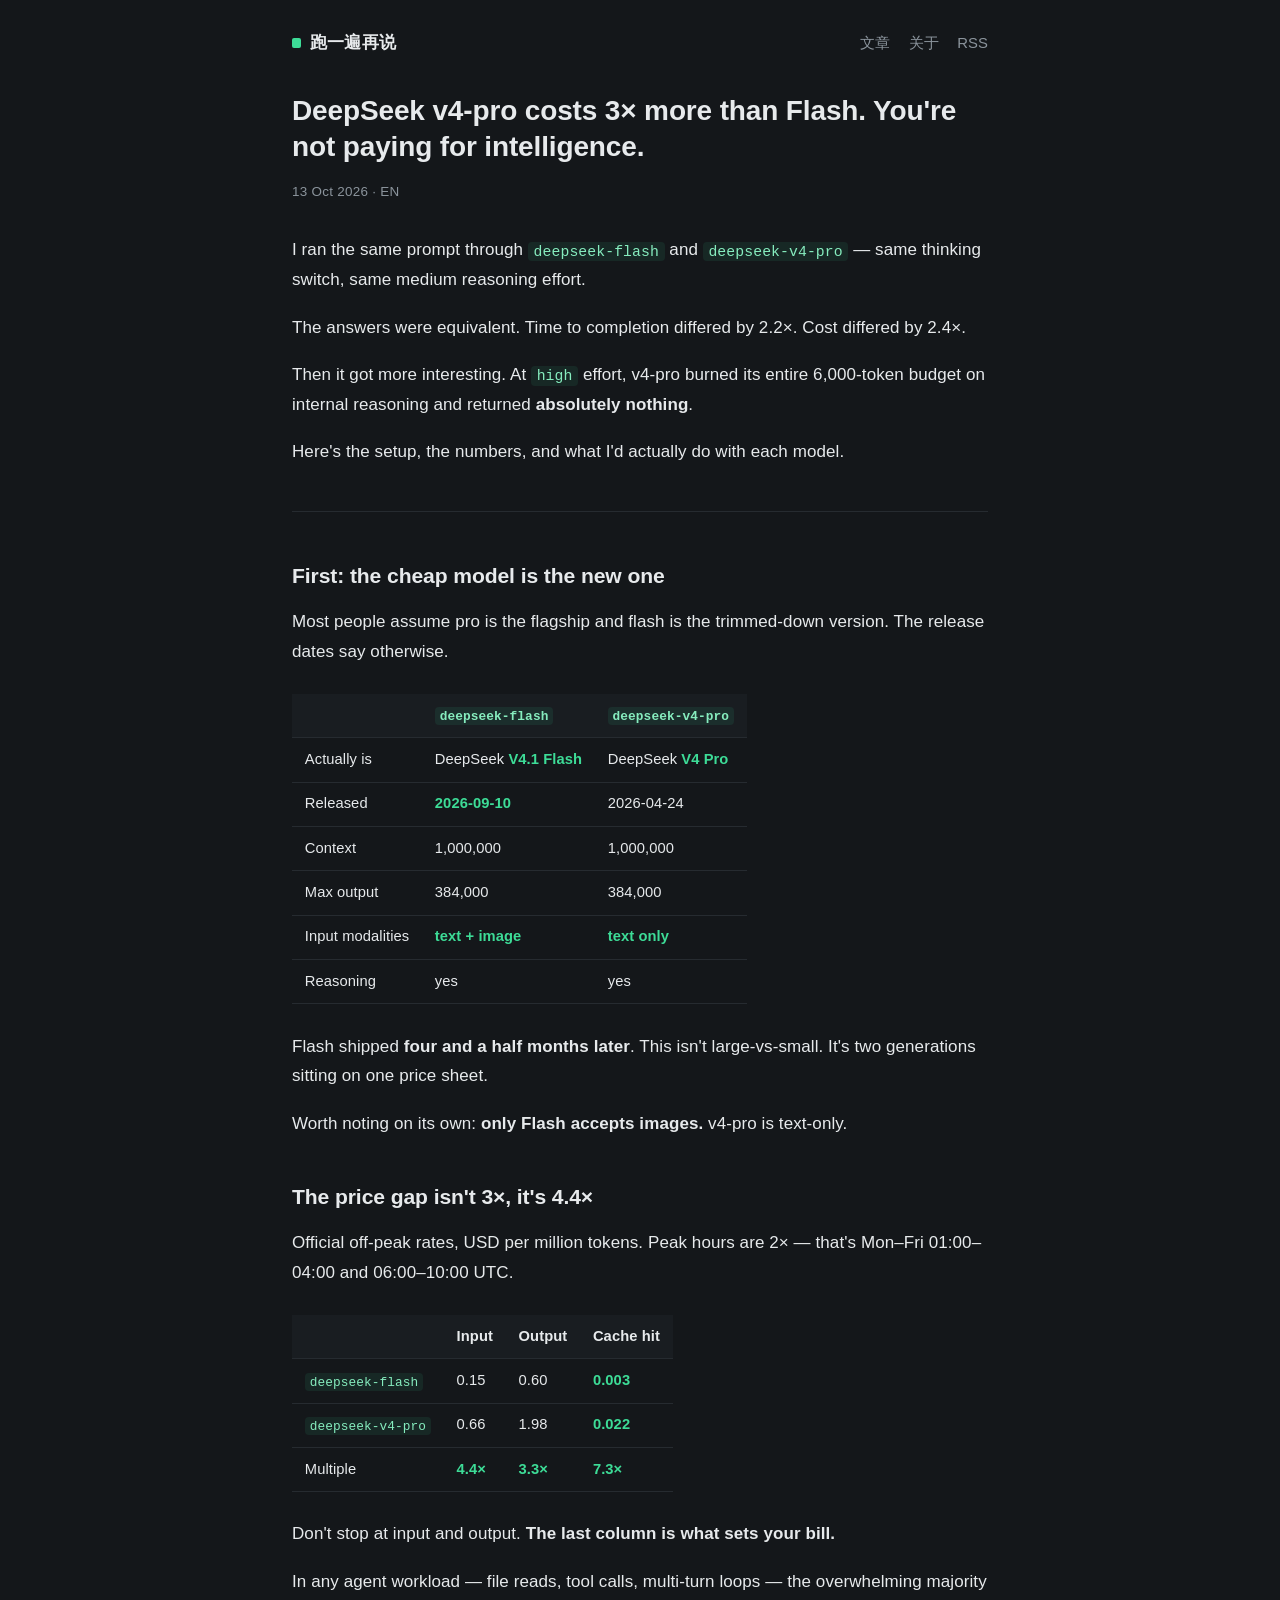
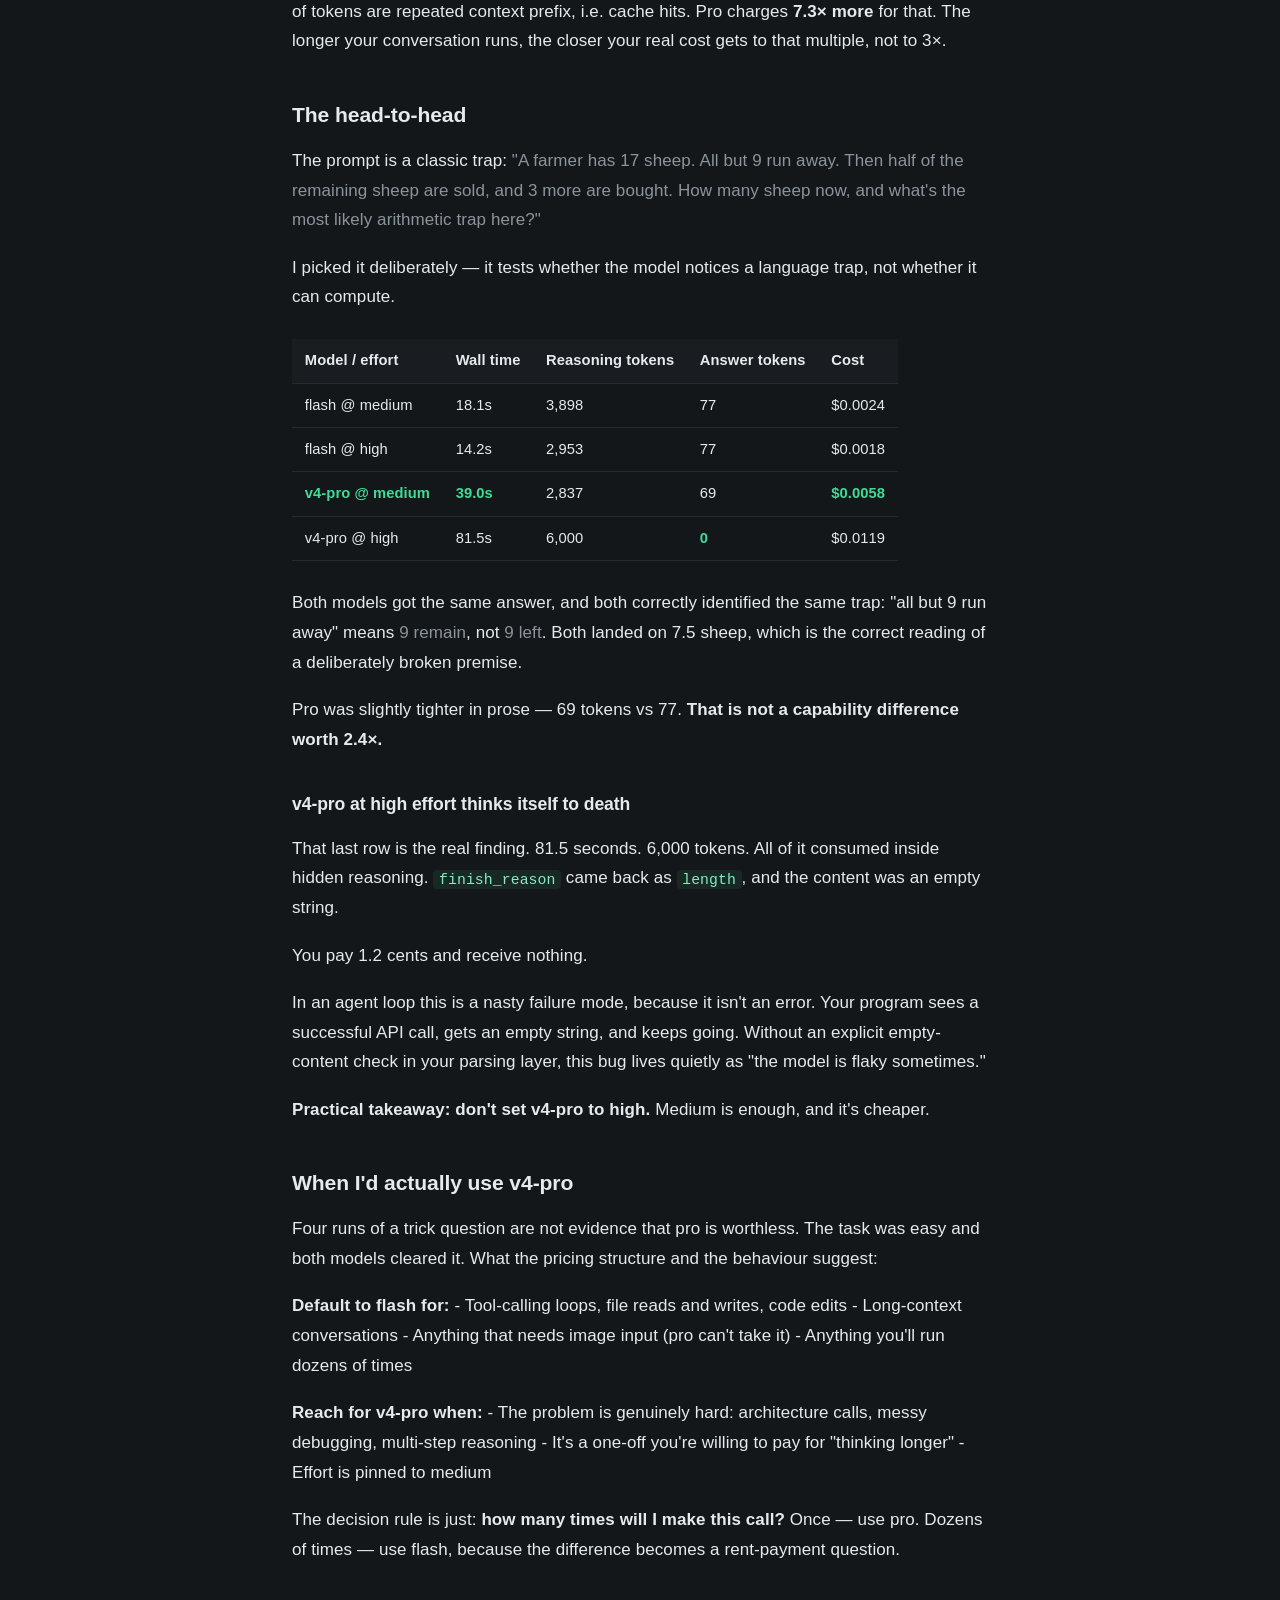
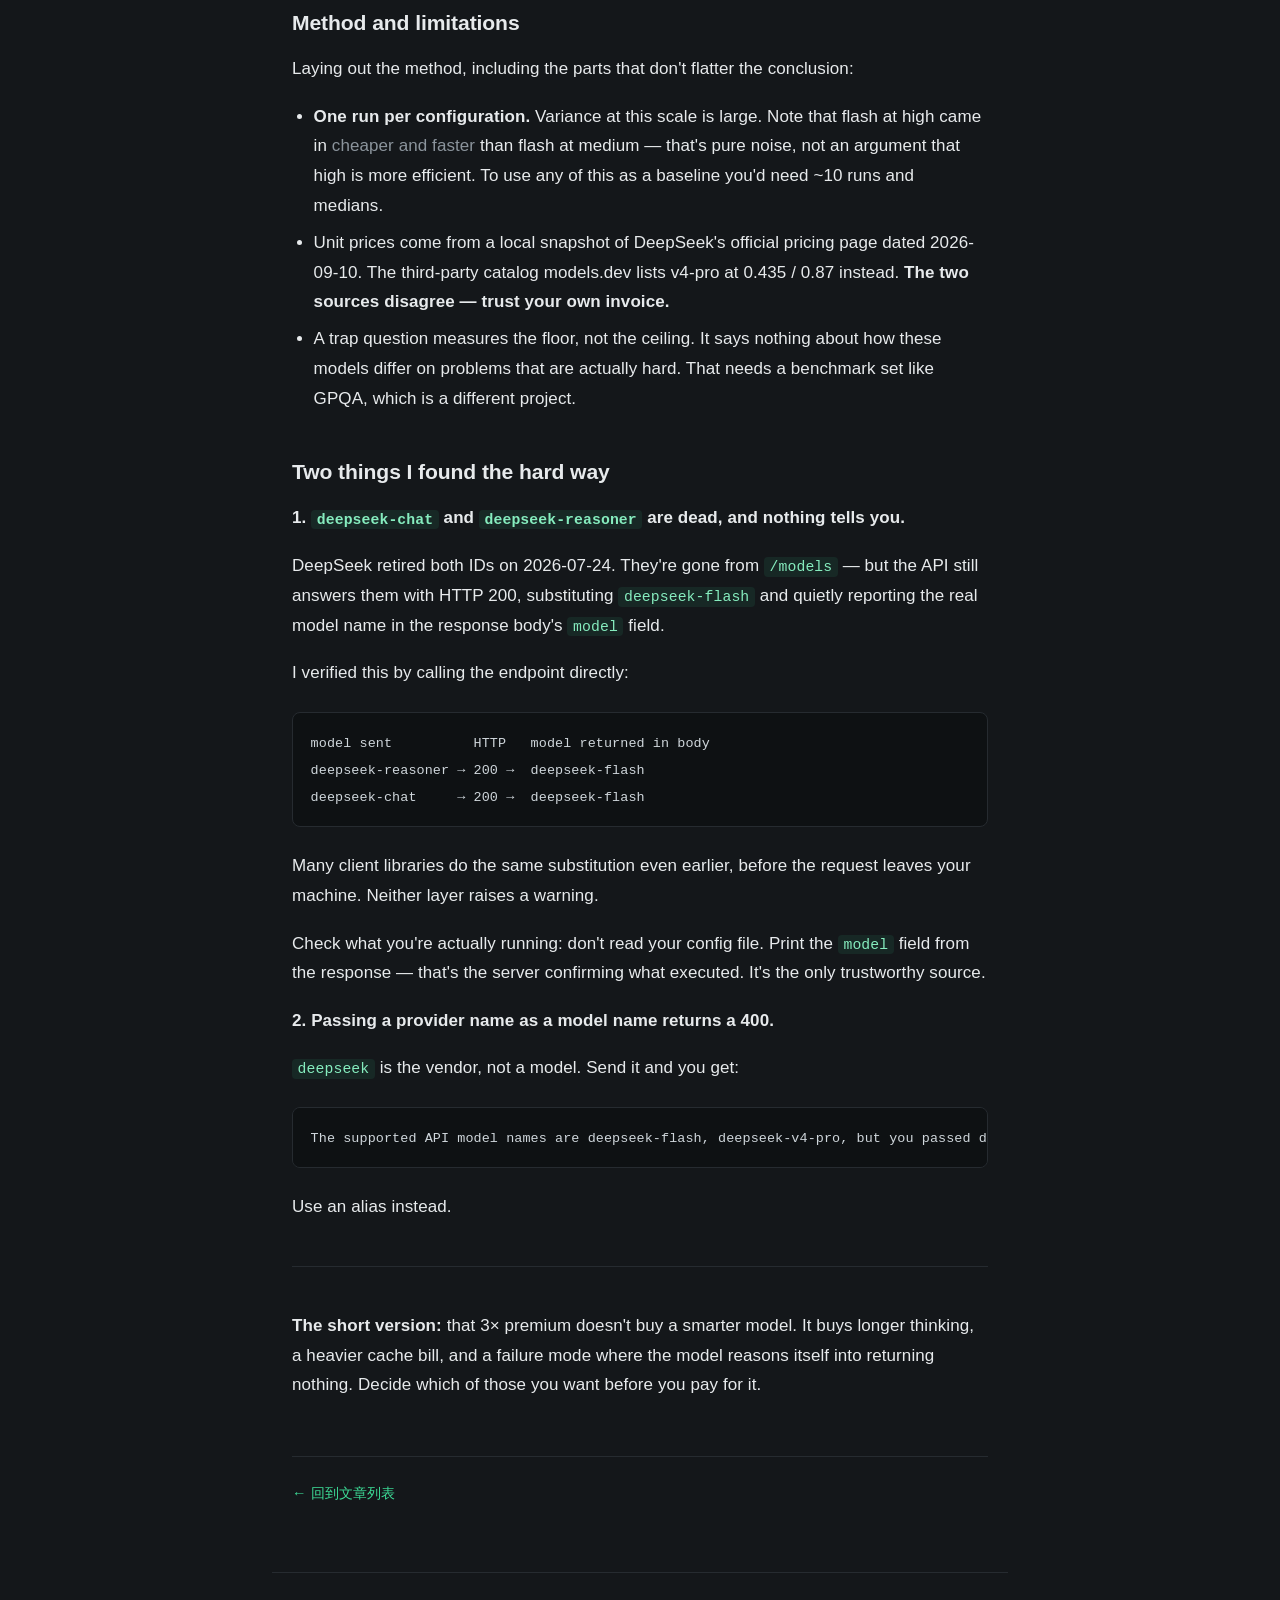
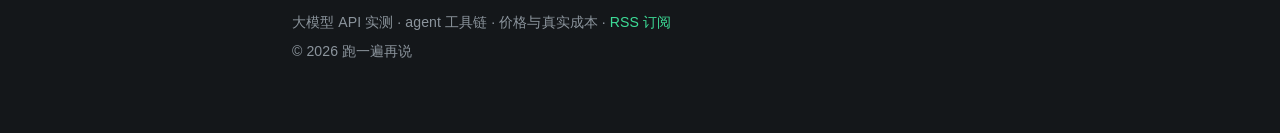
<file: posts/deepseek-v4pro-vs-flash-en.html>
<!DOCTYPE html>
<html lang="en">
<head>
<meta charset="utf-8">
<meta name="viewport" content="width=device-width, initial-scale=1">
<title>DeepSeek v4-pro costs 3× more than Flash. You&#x27;re not paying for intelligence. — 跑一遍再说</title>
<meta name="description" content="Same prompt, both models, same effort. Equivalent answers. 2.2× the time, 2.4× the cost. And at high effort, v4-pro burns its whole budget on reasoning and returns nothing.">
<meta property="og:type" content="article">
<meta property="og:title" content="DeepSeek v4-pro costs 3× more than Flash. You&#x27;re not paying for intelligence. — 跑一遍再说">
<meta property="og:description" content="Same prompt, both models, same effort. Equivalent answers. 2.2× the time, 2.4× the cost. And at high effort, v4-pro burns its whole budget on reasoning and returns nothing.">
<meta property="og:image" content="https://bh1357906-sys.github.io/paoyibian/assets/banner-1200x400.png">
<meta property="og:site_name" content="跑一遍再说">
<meta name="twitter:card" content="summary_large_image">
<link rel="stylesheet" href="../assets/style.css">
<link rel="alternate" type="application/rss+xml" title="跑一遍再说" href="https://bh1357906-sys.github.io/paoyibian/feed.xml">
<link rel="icon" href="../assets/avatar-512.png">
</head>
<body>
<header class="site">
  <a class="brand" href="../index.html">跑一遍再说</a>
  <nav>
    <a href="../index.html">文章</a>
    <a href="../about.html">关于</a>
    <a href="https://bh1357906-sys.github.io/paoyibian/feed.xml">RSS</a>
  </nav>
</header>
<main>
<article>
<h1>DeepSeek v4-pro costs 3× more than Flash. You&#x27;re not paying for intelligence.</h1>
<p class="meta"><time datetime="2026-10-13">13 Oct 2026</time> · EN</p>
<p>I ran the same prompt through <code>deepseek-flash</code> and <code>deepseek-v4-pro</code> — same thinking switch, same medium reasoning effort.</p>
<p>The answers were equivalent. Time to completion differed by 2.2×. Cost differed by 2.4×.</p>
<p>Then it got more interesting. At <code>high</code> effort, v4-pro burned its entire 6,000-token budget on internal reasoning and returned <strong>absolutely nothing</strong>.</p>
<p>Here's the setup, the numbers, and what I'd actually do with each model.</p>
<hr />
<h2>First: the cheap model is the new one</h2>
<p>Most people assume pro is the flagship and flash is the trimmed-down version. The release dates say otherwise.</p>
<table>
<thead>
<tr>
<th></th>
<th><code>deepseek-flash</code></th>
<th><code>deepseek-v4-pro</code></th>
</tr>
</thead>
<tbody>
<tr>
<td>Actually is</td>
<td>DeepSeek <strong>V4.1 Flash</strong></td>
<td>DeepSeek <strong>V4 Pro</strong></td>
</tr>
<tr>
<td>Released</td>
<td><strong>2026-09-10</strong></td>
<td>2026-04-24</td>
</tr>
<tr>
<td>Context</td>
<td>1,000,000</td>
<td>1,000,000</td>
</tr>
<tr>
<td>Max output</td>
<td>384,000</td>
<td>384,000</td>
</tr>
<tr>
<td>Input modalities</td>
<td><strong>text + image</strong></td>
<td><strong>text only</strong></td>
</tr>
<tr>
<td>Reasoning</td>
<td>yes</td>
<td>yes</td>
</tr>
</tbody>
</table>
<p>Flash shipped <strong>four and a half months later</strong>. This isn't large-vs-small. It's two generations sitting on one price sheet.</p>
<p>Worth noting on its own: <strong>only Flash accepts images.</strong> v4-pro is text-only.</p>
<h2>The price gap isn't 3×, it's 4.4×</h2>
<p>Official off-peak rates, USD per million tokens. Peak hours are 2× — that's Mon–Fri 01:00–04:00 and 06:00–10:00 UTC.</p>
<table>
<thead>
<tr>
<th></th>
<th>Input</th>
<th>Output</th>
<th>Cache hit</th>
</tr>
</thead>
<tbody>
<tr>
<td><code>deepseek-flash</code></td>
<td>0.15</td>
<td>0.60</td>
<td><strong>0.003</strong></td>
</tr>
<tr>
<td><code>deepseek-v4-pro</code></td>
<td>0.66</td>
<td>1.98</td>
<td><strong>0.022</strong></td>
</tr>
<tr>
<td>Multiple</td>
<td><strong>4.4×</strong></td>
<td><strong>3.3×</strong></td>
<td><strong>7.3×</strong></td>
</tr>
</tbody>
</table>
<p>Don't stop at input and output. <strong>The last column is what sets your bill.</strong></p>
<p>In any agent workload — file reads, tool calls, multi-turn loops — the overwhelming majority of tokens are repeated context prefix, i.e. cache hits. Pro charges <strong>7.3× more</strong> for that. The longer your conversation runs, the closer your real cost gets to that multiple, not to 3×.</p>
<h2>The head-to-head</h2>
<p>The prompt is a classic trap: <em>"A farmer has 17 sheep. All but 9 run away. Then half of the remaining sheep are sold, and 3 more are bought. How many sheep now, and what's the most likely arithmetic trap here?"</em></p>
<p>I picked it deliberately — it tests whether the model notices a language trap, not whether it can compute.</p>
<table>
<thead>
<tr>
<th>Model / effort</th>
<th>Wall time</th>
<th>Reasoning tokens</th>
<th>Answer tokens</th>
<th>Cost</th>
</tr>
</thead>
<tbody>
<tr>
<td>flash @ medium</td>
<td>18.1s</td>
<td>3,898</td>
<td>77</td>
<td>$0.0024</td>
</tr>
<tr>
<td>flash @ high</td>
<td>14.2s</td>
<td>2,953</td>
<td>77</td>
<td>$0.0018</td>
</tr>
<tr>
<td><strong>v4-pro @ medium</strong></td>
<td><strong>39.0s</strong></td>
<td>2,837</td>
<td>69</td>
<td><strong>$0.0058</strong></td>
</tr>
<tr>
<td>v4-pro @ high</td>
<td>81.5s</td>
<td>6,000</td>
<td><strong>0</strong></td>
<td>$0.0119</td>
</tr>
</tbody>
</table>
<p>Both models got the same answer, and both correctly identified the same trap: "all but 9 run away" means <em>9 remain</em>, not <em>9 left</em>. Both landed on 7.5 sheep, which is the correct reading of a deliberately broken premise.</p>
<p>Pro was slightly tighter in prose — 69 tokens vs 77. <strong>That is not a capability difference worth 2.4×.</strong></p>
<h3>v4-pro at high effort thinks itself to death</h3>
<p>That last row is the real finding. 81.5 seconds. 6,000 tokens. All of it consumed inside hidden reasoning. <code>finish_reason</code> came back as <code>length</code>, and the content was an empty string.</p>
<p>You pay 1.2 cents and receive nothing.</p>
<p>In an agent loop this is a nasty failure mode, because it isn't an error. Your program sees a successful API call, gets an empty string, and keeps going. Without an explicit empty-content check in your parsing layer, this bug lives quietly as "the model is flaky sometimes."</p>
<p><strong>Practical takeaway: don't set v4-pro to high.</strong> Medium is enough, and it's cheaper.</p>
<h2>When I'd actually use v4-pro</h2>
<p>Four runs of a trick question are not evidence that pro is worthless. The task was easy and both models cleared it. What the pricing structure and the behaviour suggest:</p>
<p><strong>Default to flash for:</strong>
- Tool-calling loops, file reads and writes, code edits
- Long-context conversations
- Anything that needs image input (pro can't take it)
- Anything you'll run dozens of times</p>
<p><strong>Reach for v4-pro when:</strong>
- The problem is genuinely hard: architecture calls, messy debugging, multi-step reasoning
- It's a one-off you're willing to pay for "thinking longer"
- Effort is pinned to medium</p>
<p>The decision rule is just: <strong>how many times will I make this call?</strong> Once — use pro. Dozens of times — use flash, because the difference becomes a rent-payment question.</p>
<h2>Method and limitations</h2>
<p>Laying out the method, including the parts that don't flatter the conclusion:</p>
<ul>
<li><strong>One run per configuration.</strong> Variance at this scale is large. Note that flash at high came in <em>cheaper and faster</em> than flash at medium — that's pure noise, not an argument that high is more efficient. To use any of this as a baseline you'd need ~10 runs and medians.</li>
<li>Unit prices come from a local snapshot of DeepSeek's official pricing page dated 2026-09-10. The third-party catalog models.dev lists v4-pro at 0.435 / 0.87 instead. <strong>The two sources disagree — trust your own invoice.</strong></li>
<li>A trap question measures the floor, not the ceiling. It says nothing about how these models differ on problems that are actually hard. That needs a benchmark set like GPQA, which is a different project.</li>
</ul>
<h2>Two things I found the hard way</h2>
<p><strong>1. <code>deepseek-chat</code> and <code>deepseek-reasoner</code> are dead, and nothing tells you.</strong></p>
<p>DeepSeek retired both IDs on 2026-07-24. They're gone from <code>/models</code> — but the API still answers them with HTTP 200, substituting <code>deepseek-flash</code> and quietly reporting the real model name in the response body's <code>model</code> field.</p>
<p>I verified this by calling the endpoint directly:</p>
<pre><code>model sent          HTTP   model returned in body
deepseek-reasoner → 200 →  deepseek-flash
deepseek-chat     → 200 →  deepseek-flash
</code></pre>
<p>Many client libraries do the same substitution even earlier, before the request leaves your machine. Neither layer raises a warning.</p>
<p>Check what you're actually running: don't read your config file. Print the <code>model</code> field from the response — that's the server confirming what executed. It's the only trustworthy source.</p>
<p><strong>2. Passing a provider name as a model name returns a 400.</strong></p>
<p><code>deepseek</code> is the vendor, not a model. Send it and you get:</p>
<pre><code>The supported API model names are deepseek-flash, deepseek-v4-pro, but you passed deepseek.
</code></pre>
<p>Use an alias instead.</p>
<hr />
<p><strong>The short version:</strong> that 3× premium doesn't buy a smarter model. It buys longer thinking, a heavier cache bill, and a failure mode where the model reasons itself into returning nothing. Decide which of those you want before you pay for it.</p>
</article>
<p class="back"><a href="../index.html">← 回到文章列表</a></p>
</main>
<footer>
  <p>大模型 API 实测 · agent 工具链 · 价格与真实成本 · <a href="https://bh1357906-sys.github.io/paoyibian/feed.xml">RSS 订阅</a></p>
  <p class="dim">© 2026 跑一遍再说</p>
</footer>
</body>
</html>
</file>
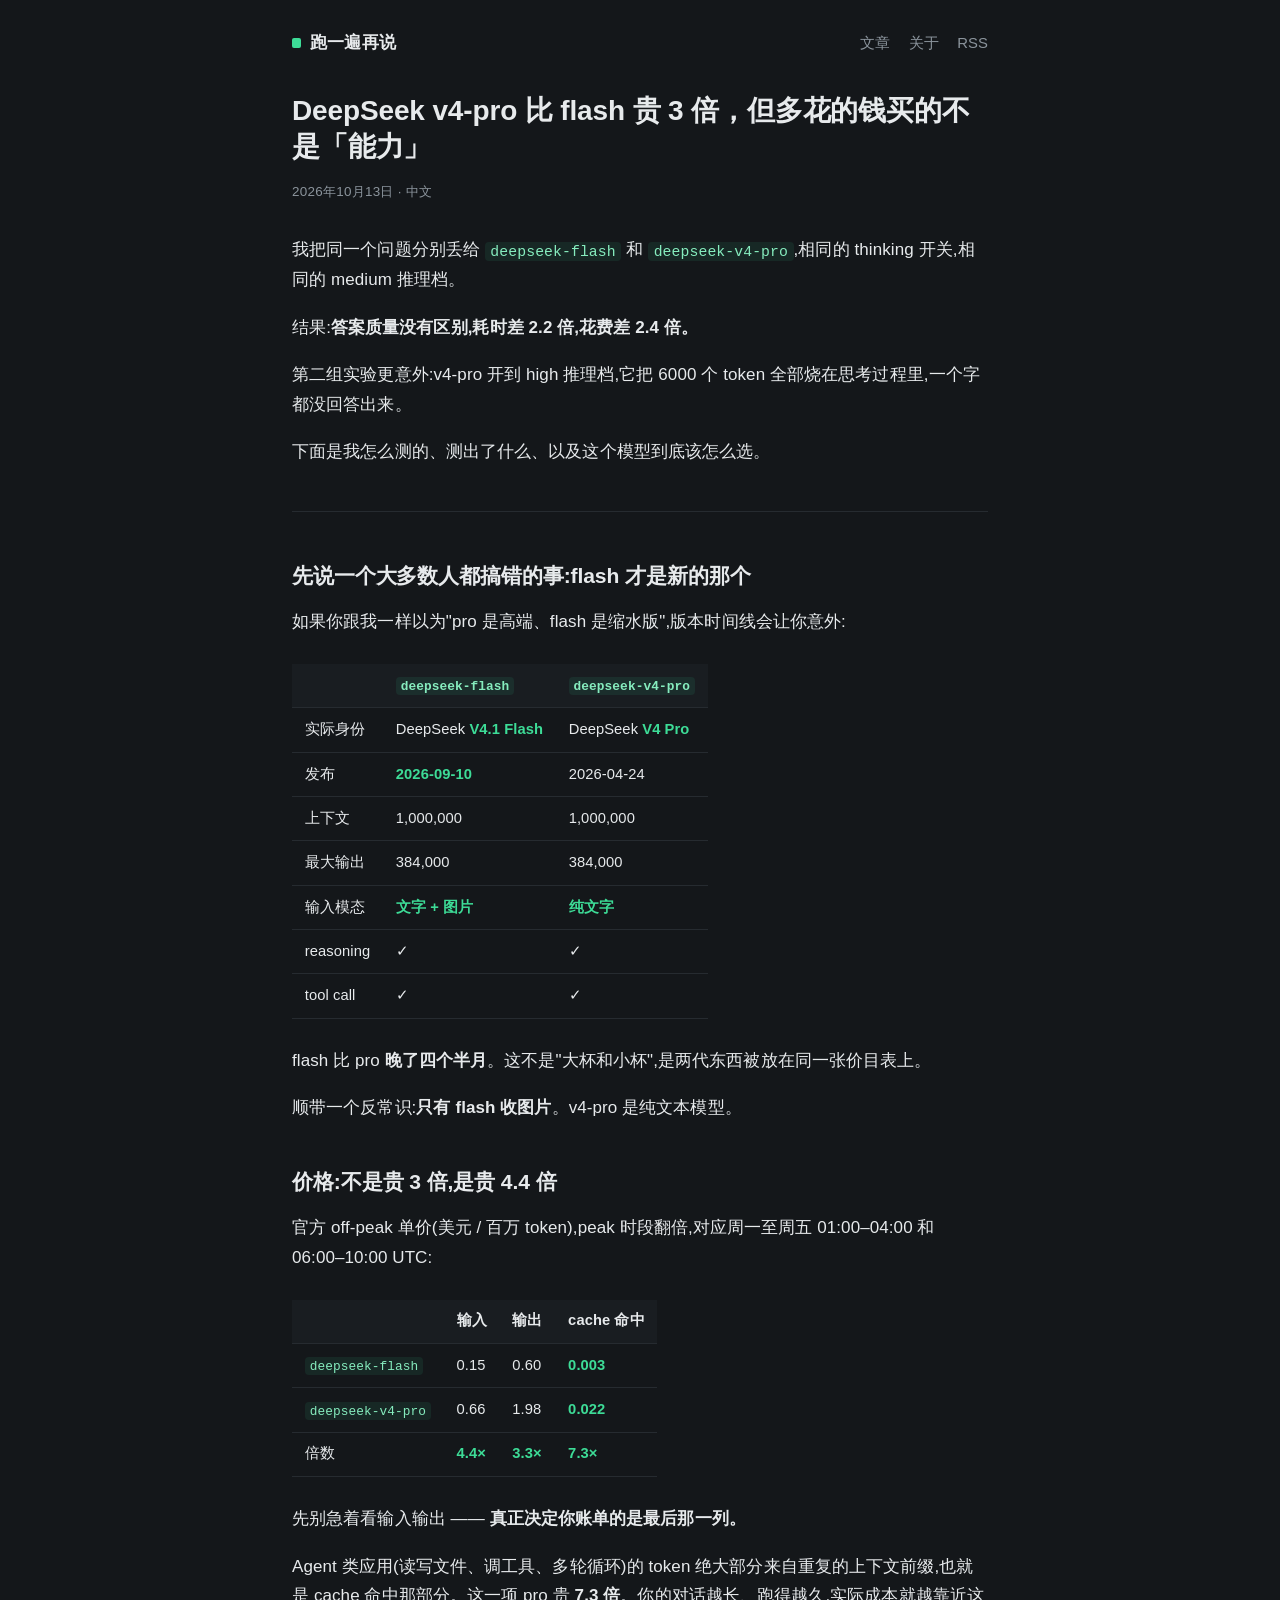
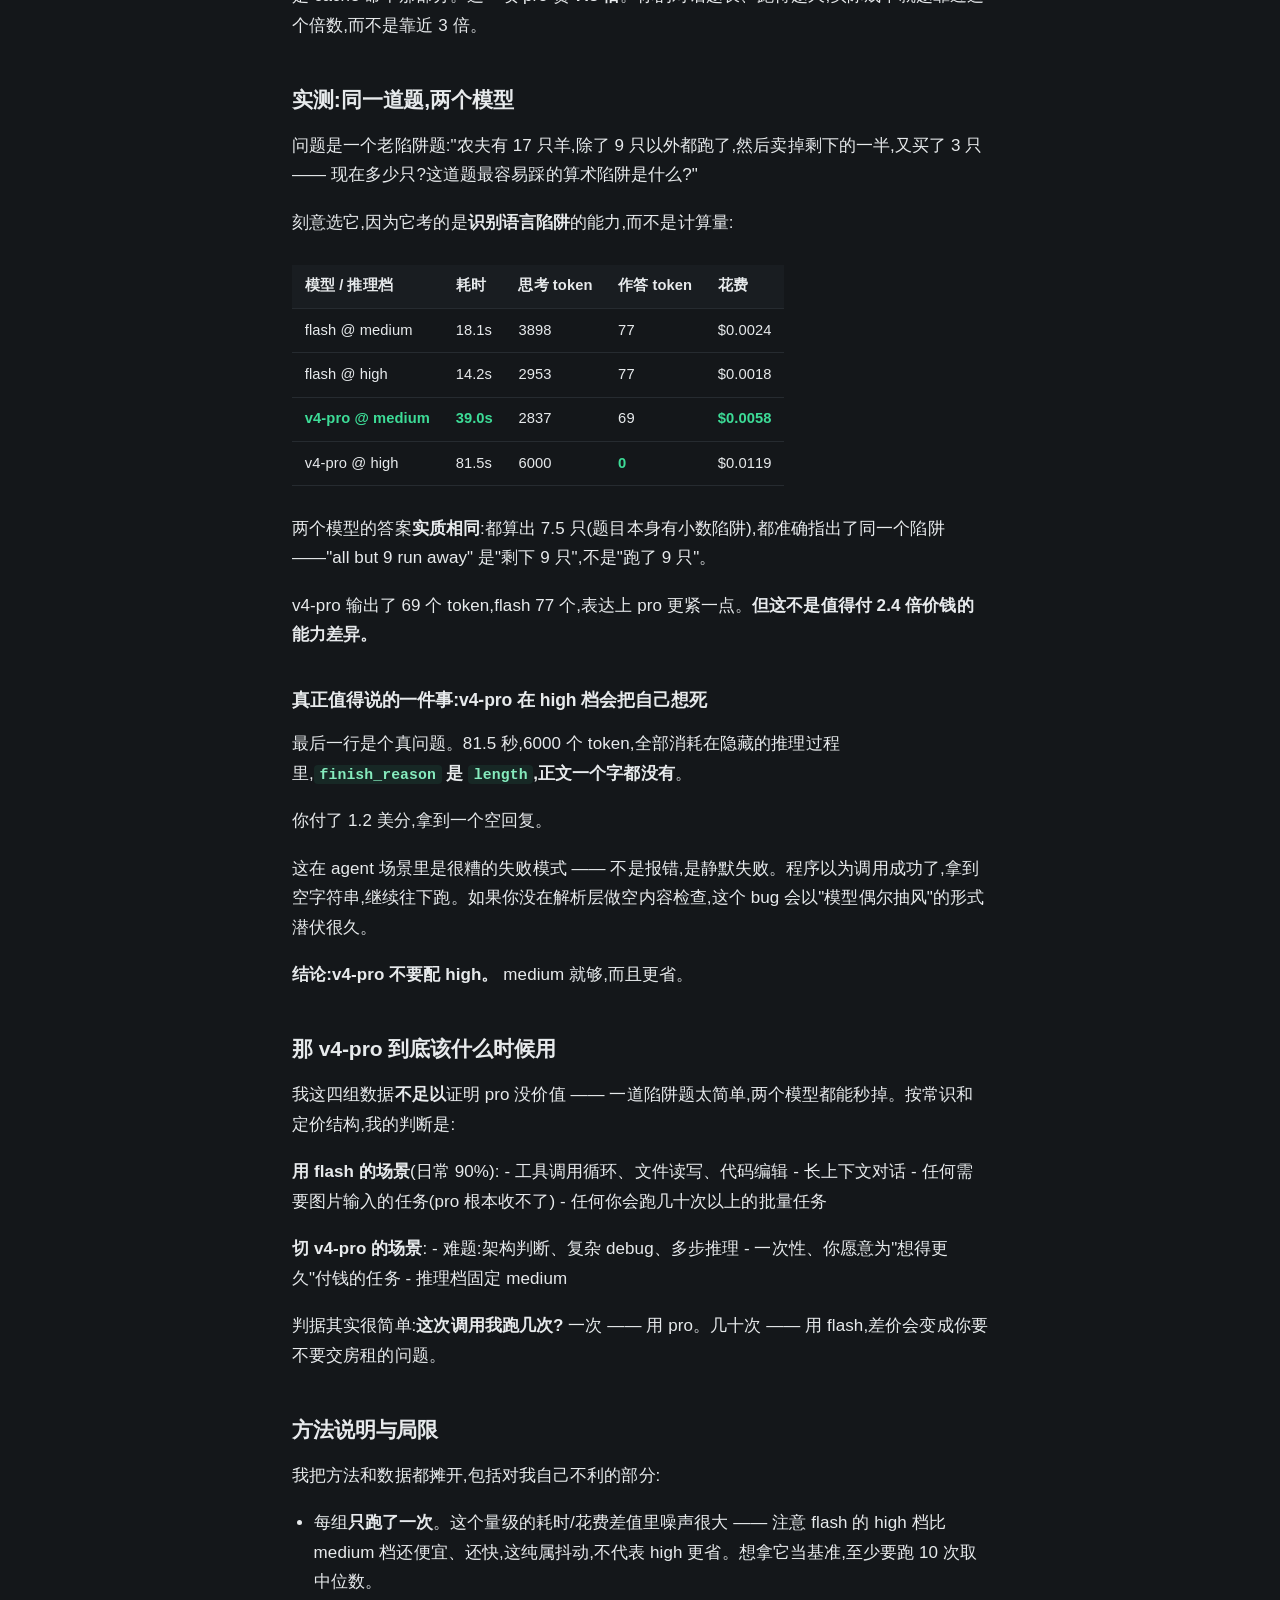
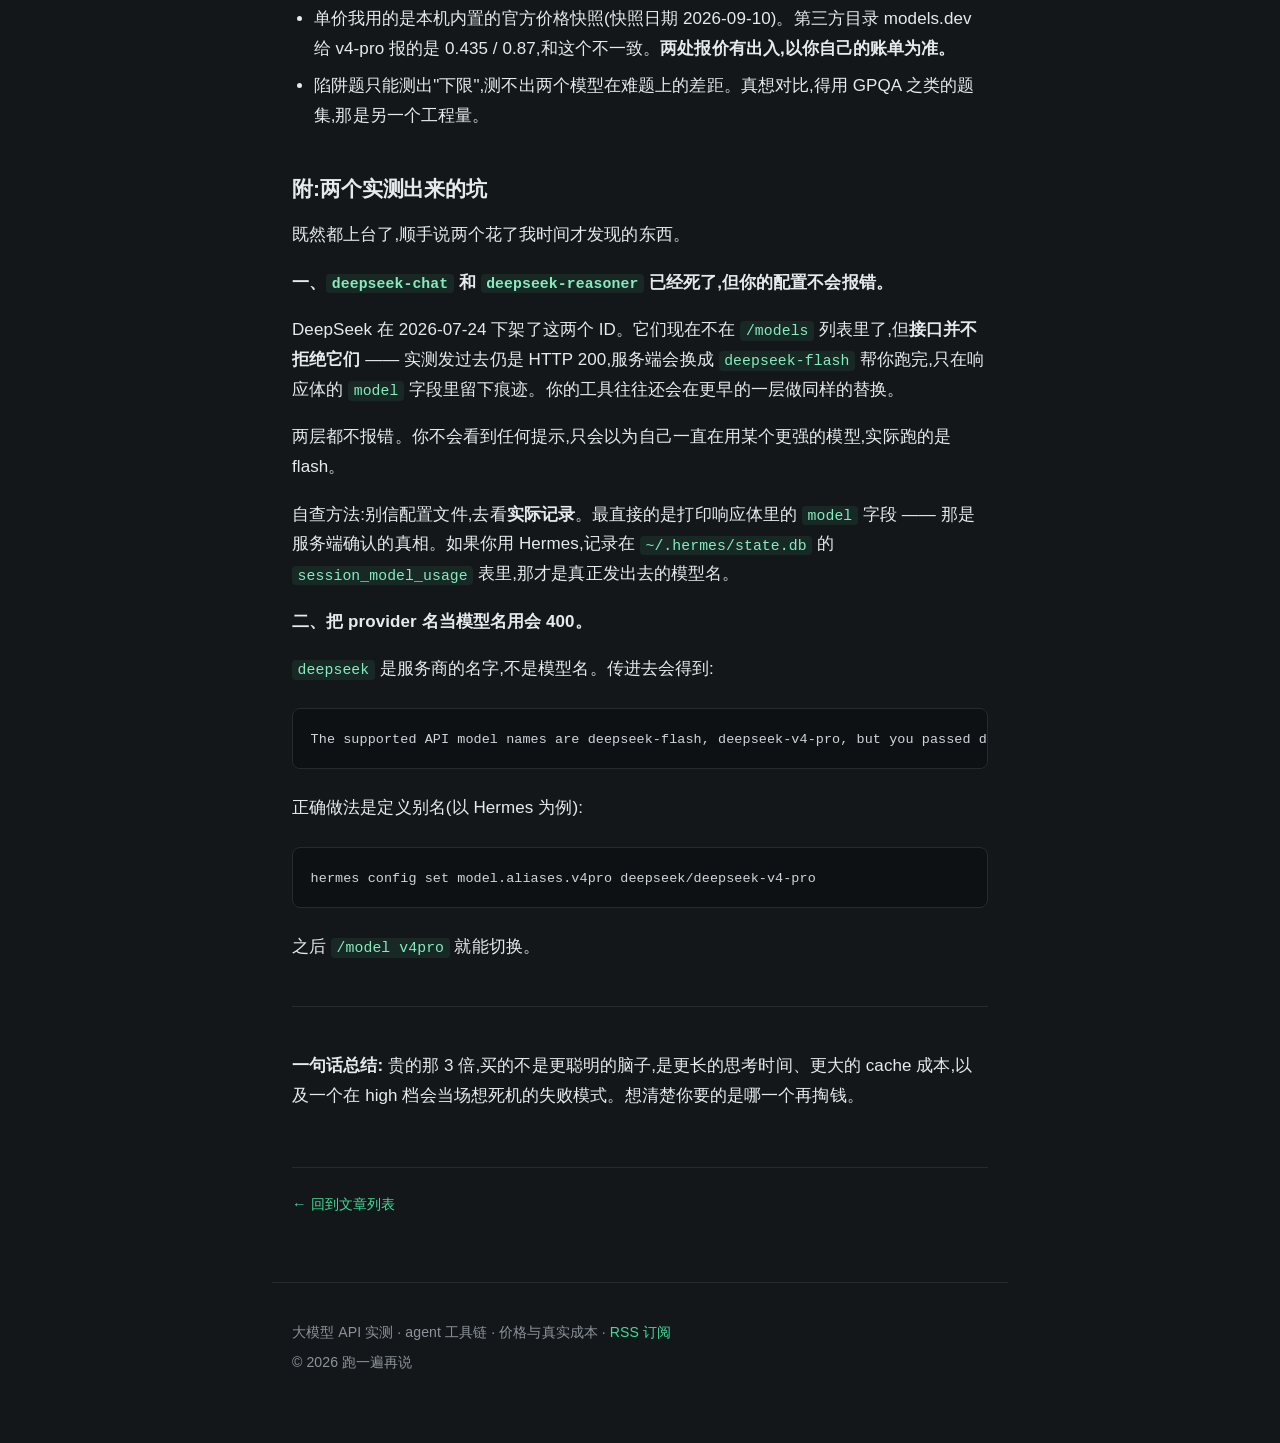
<file: posts/deepseek-v4pro-vs-flash.html>
<!DOCTYPE html>
<html lang="zh-Hans">
<head>
<meta charset="utf-8">
<meta name="viewport" content="width=device-width, initial-scale=1">
<title>DeepSeek v4-pro 比 flash 贵 3 倍，但多花的钱买的不是「能力」 — 跑一遍再说</title>
<meta name="description" content="同一道题跑两个模型：答案质量没有区别，耗时差 2.2 倍，花费差 2.4 倍。而 v4-pro 开到 high 推理档时，会把预算全部烧在思考上，一个字都不回答。">
<meta property="og:type" content="article">
<meta property="og:title" content="DeepSeek v4-pro 比 flash 贵 3 倍，但多花的钱买的不是「能力」 — 跑一遍再说">
<meta property="og:description" content="同一道题跑两个模型：答案质量没有区别，耗时差 2.2 倍，花费差 2.4 倍。而 v4-pro 开到 high 推理档时，会把预算全部烧在思考上，一个字都不回答。">
<meta property="og:image" content="https://bh1357906-sys.github.io/paoyibian/assets/banner-1200x400.png">
<meta property="og:site_name" content="跑一遍再说">
<meta name="twitter:card" content="summary_large_image">
<link rel="stylesheet" href="../assets/style.css">
<link rel="alternate" type="application/rss+xml" title="跑一遍再说" href="https://bh1357906-sys.github.io/paoyibian/feed.xml">
<link rel="icon" href="../assets/avatar-512.png">
</head>
<body>
<header class="site">
  <a class="brand" href="../index.html">跑一遍再说</a>
  <nav>
    <a href="../index.html">文章</a>
    <a href="../about.html">关于</a>
    <a href="https://bh1357906-sys.github.io/paoyibian/feed.xml">RSS</a>
  </nav>
</header>
<main>
<article>
<h1>DeepSeek v4-pro 比 flash 贵 3 倍，但多花的钱买的不是「能力」</h1>
<p class="meta"><time datetime="2026-10-13">2026年10月13日</time> · 中文</p>
<p>我把同一个问题分别丢给 <code>deepseek-flash</code> 和 <code>deepseek-v4-pro</code>,相同的 thinking 开关,相同的 medium 推理档。</p>
<p>结果:<strong>答案质量没有区别,耗时差 2.2 倍,花费差 2.4 倍。</strong></p>
<p>第二组实验更意外:v4-pro 开到 high 推理档,它把 6000 个 token 全部烧在思考过程里,一个字都没回答出来。</p>
<p>下面是我怎么测的、测出了什么、以及这个模型到底该怎么选。</p>
<hr />
<h2>先说一个大多数人都搞错的事:flash 才是新的那个</h2>
<p>如果你跟我一样以为"pro 是高端、flash 是缩水版",版本时间线会让你意外:</p>
<table>
<thead>
<tr>
<th></th>
<th><code>deepseek-flash</code></th>
<th><code>deepseek-v4-pro</code></th>
</tr>
</thead>
<tbody>
<tr>
<td>实际身份</td>
<td>DeepSeek <strong>V4.1 Flash</strong></td>
<td>DeepSeek <strong>V4 Pro</strong></td>
</tr>
<tr>
<td>发布</td>
<td><strong>2026-09-10</strong></td>
<td>2026-04-24</td>
</tr>
<tr>
<td>上下文</td>
<td>1,000,000</td>
<td>1,000,000</td>
</tr>
<tr>
<td>最大输出</td>
<td>384,000</td>
<td>384,000</td>
</tr>
<tr>
<td>输入模态</td>
<td><strong>文字 + 图片</strong></td>
<td><strong>纯文字</strong></td>
</tr>
<tr>
<td>reasoning</td>
<td>✓</td>
<td>✓</td>
</tr>
<tr>
<td>tool call</td>
<td>✓</td>
<td>✓</td>
</tr>
</tbody>
</table>
<p>flash 比 pro <strong>晚了四个半月</strong>。这不是"大杯和小杯",是两代东西被放在同一张价目表上。</p>
<p>顺带一个反常识:<strong>只有 flash 收图片</strong>。v4-pro 是纯文本模型。</p>
<h2>价格:不是贵 3 倍,是贵 4.4 倍</h2>
<p>官方 off-peak 单价(美元 / 百万 token),peak 时段翻倍,对应周一至周五 01:00–04:00 和 06:00–10:00 UTC:</p>
<table>
<thead>
<tr>
<th></th>
<th>输入</th>
<th>输出</th>
<th>cache 命中</th>
</tr>
</thead>
<tbody>
<tr>
<td><code>deepseek-flash</code></td>
<td>0.15</td>
<td>0.60</td>
<td><strong>0.003</strong></td>
</tr>
<tr>
<td><code>deepseek-v4-pro</code></td>
<td>0.66</td>
<td>1.98</td>
<td><strong>0.022</strong></td>
</tr>
<tr>
<td>倍数</td>
<td><strong>4.4×</strong></td>
<td><strong>3.3×</strong></td>
<td><strong>7.3×</strong></td>
</tr>
</tbody>
</table>
<p>先别急着看输入输出 —— <strong>真正决定你账单的是最后那一列。</strong></p>
<p>Agent 类应用(读写文件、调工具、多轮循环)的 token 绝大部分来自重复的上下文前缀,也就是 cache 命中那部分。这一项 pro 贵 <strong>7.3 倍</strong>。你的对话越长、跑得越久,实际成本就越靠近这个倍数,而不是靠近 3 倍。</p>
<h2>实测:同一道题,两个模型</h2>
<p>问题是一个老陷阱题:"农夫有 17 只羊,除了 9 只以外都跑了,然后卖掉剩下的一半,又买了 3 只 —— 现在多少只?这道题最容易踩的算术陷阱是什么?"</p>
<p>刻意选它,因为它考的是<strong>识别语言陷阱</strong>的能力,而不是计算量:</p>
<table>
<thead>
<tr>
<th>模型 / 推理档</th>
<th>耗时</th>
<th>思考 token</th>
<th>作答 token</th>
<th>花费</th>
</tr>
</thead>
<tbody>
<tr>
<td>flash @ medium</td>
<td>18.1s</td>
<td>3898</td>
<td>77</td>
<td>$0.0024</td>
</tr>
<tr>
<td>flash @ high</td>
<td>14.2s</td>
<td>2953</td>
<td>77</td>
<td>$0.0018</td>
</tr>
<tr>
<td><strong>v4-pro @ medium</strong></td>
<td><strong>39.0s</strong></td>
<td>2837</td>
<td>69</td>
<td><strong>$0.0058</strong></td>
</tr>
<tr>
<td>v4-pro @ high</td>
<td>81.5s</td>
<td>6000</td>
<td><strong>0</strong></td>
<td>$0.0119</td>
</tr>
</tbody>
</table>
<p>两个模型的答案<strong>实质相同</strong>:都算出 7.5 只(题目本身有小数陷阱),都准确指出了同一个陷阱 ——"all but 9 run away" 是"剩下 9 只",不是"跑了 9 只"。</p>
<p>v4-pro 输出了 69 个 token,flash 77 个,表达上 pro 更紧一点。<strong>但这不是值得付 2.4 倍价钱的能力差异。</strong></p>
<h3>真正值得说的一件事:v4-pro 在 high 档会把自己想死</h3>
<p>最后一行是个真问题。81.5 秒,6000 个 token,全部消耗在隐藏的推理过程里,<strong><code>finish_reason</code> 是 <code>length</code>,正文一个字都没有</strong>。</p>
<p>你付了 1.2 美分,拿到一个空回复。</p>
<p>这在 agent 场景里是很糟的失败模式 —— 不是报错,是静默失败。程序以为调用成功了,拿到空字符串,继续往下跑。如果你没在解析层做空内容检查,这个 bug 会以"模型偶尔抽风"的形式潜伏很久。</p>
<p><strong>结论:v4-pro 不要配 high。</strong> medium 就够,而且更省。</p>
<h2>那 v4-pro 到底该什么时候用</h2>
<p>我这四组数据<strong>不足以</strong>证明 pro 没价值 —— 一道陷阱题太简单,两个模型都能秒掉。按常识和定价结构,我的判断是:</p>
<p><strong>用 flash 的场景</strong>(日常 90%):
- 工具调用循环、文件读写、代码编辑
- 长上下文对话
- 任何需要图片输入的任务(pro 根本收不了)
- 任何你会跑几十次以上的批量任务</p>
<p><strong>切 v4-pro 的场景</strong>:
- 难题:架构判断、复杂 debug、多步推理
- 一次性、你愿意为"想得更久"付钱的任务
- 推理档固定 medium</p>
<p>判据其实很简单:<strong>这次调用我跑几次?</strong> 一次 —— 用 pro。几十次 —— 用 flash,差价会变成你要不要交房租的问题。</p>
<h2>方法说明与局限</h2>
<p>我把方法和数据都摊开,包括对我自己不利的部分:</p>
<ul>
<li>每组<strong>只跑了一次</strong>。这个量级的耗时/花费差值里噪声很大 —— 注意 flash 的 high 档比 medium 档还便宜、还快,这纯属抖动,不代表 high 更省。想拿它当基准,至少要跑 10 次取中位数。</li>
<li>单价我用的是本机内置的官方价格快照(快照日期 2026-09-10)。第三方目录 models.dev 给 v4-pro 报的是 0.435 / 0.87,和这个不一致。<strong>两处报价有出入,以你自己的账单为准。</strong></li>
<li>陷阱题只能测出"下限",测不出两个模型在难题上的差距。真想对比,得用 GPQA 之类的题集,那是另一个工程量。</li>
</ul>
<h2>附:两个实测出来的坑</h2>
<p>既然都上台了,顺手说两个花了我时间才发现的东西。</p>
<p><strong>一、<code>deepseek-chat</code> 和 <code>deepseek-reasoner</code> 已经死了,但你的配置不会报错。</strong></p>
<p>DeepSeek 在 2026-07-24 下架了这两个 ID。它们现在不在 <code>/models</code> 列表里了,但<strong>接口并不拒绝它们</strong> —— 实测发过去仍是 HTTP 200,服务端会换成 <code>deepseek-flash</code> 帮你跑完,只在响应体的 <code>model</code> 字段里留下痕迹。你的工具往往还会在更早的一层做同样的替换。</p>
<p>两层都不报错。你不会看到任何提示,只会以为自己一直在用某个更强的模型,实际跑的是 flash。</p>
<p>自查方法:别信配置文件,去看<strong>实际记录</strong>。最直接的是打印响应体里的 <code>model</code> 字段 —— 那是服务端确认的真相。如果你用 Hermes,记录在 <code>~/.hermes/state.db</code> 的 <code>session_model_usage</code> 表里,那才是真正发出去的模型名。</p>
<p><strong>二、把 provider 名当模型名用会 400。</strong></p>
<p><code>deepseek</code> 是服务商的名字,不是模型名。传进去会得到:</p>
<pre><code>The supported API model names are deepseek-flash, deepseek-v4-pro, but you passed deepseek.
</code></pre>
<p>正确做法是定义别名(以 Hermes 为例):</p>
<pre><code class="language-bash">hermes config set model.aliases.v4pro deepseek/deepseek-v4-pro
</code></pre>
<p>之后 <code>/model v4pro</code> 就能切换。</p>
<hr />
<p><strong>一句话总结:</strong> 贵的那 3 倍,买的不是更聪明的脑子,是更长的思考时间、更大的 cache 成本,以及一个在 high 档会当场想死机的失败模式。想清楚你要的是哪一个再掏钱。</p>
</article>
<p class="back"><a href="../index.html">← 回到文章列表</a></p>
</main>
<footer>
  <p>大模型 API 实测 · agent 工具链 · 价格与真实成本 · <a href="https://bh1357906-sys.github.io/paoyibian/feed.xml">RSS 订阅</a></p>
  <p class="dim">© 2026 跑一遍再说</p>
</footer>
</body>
</html>
</file>
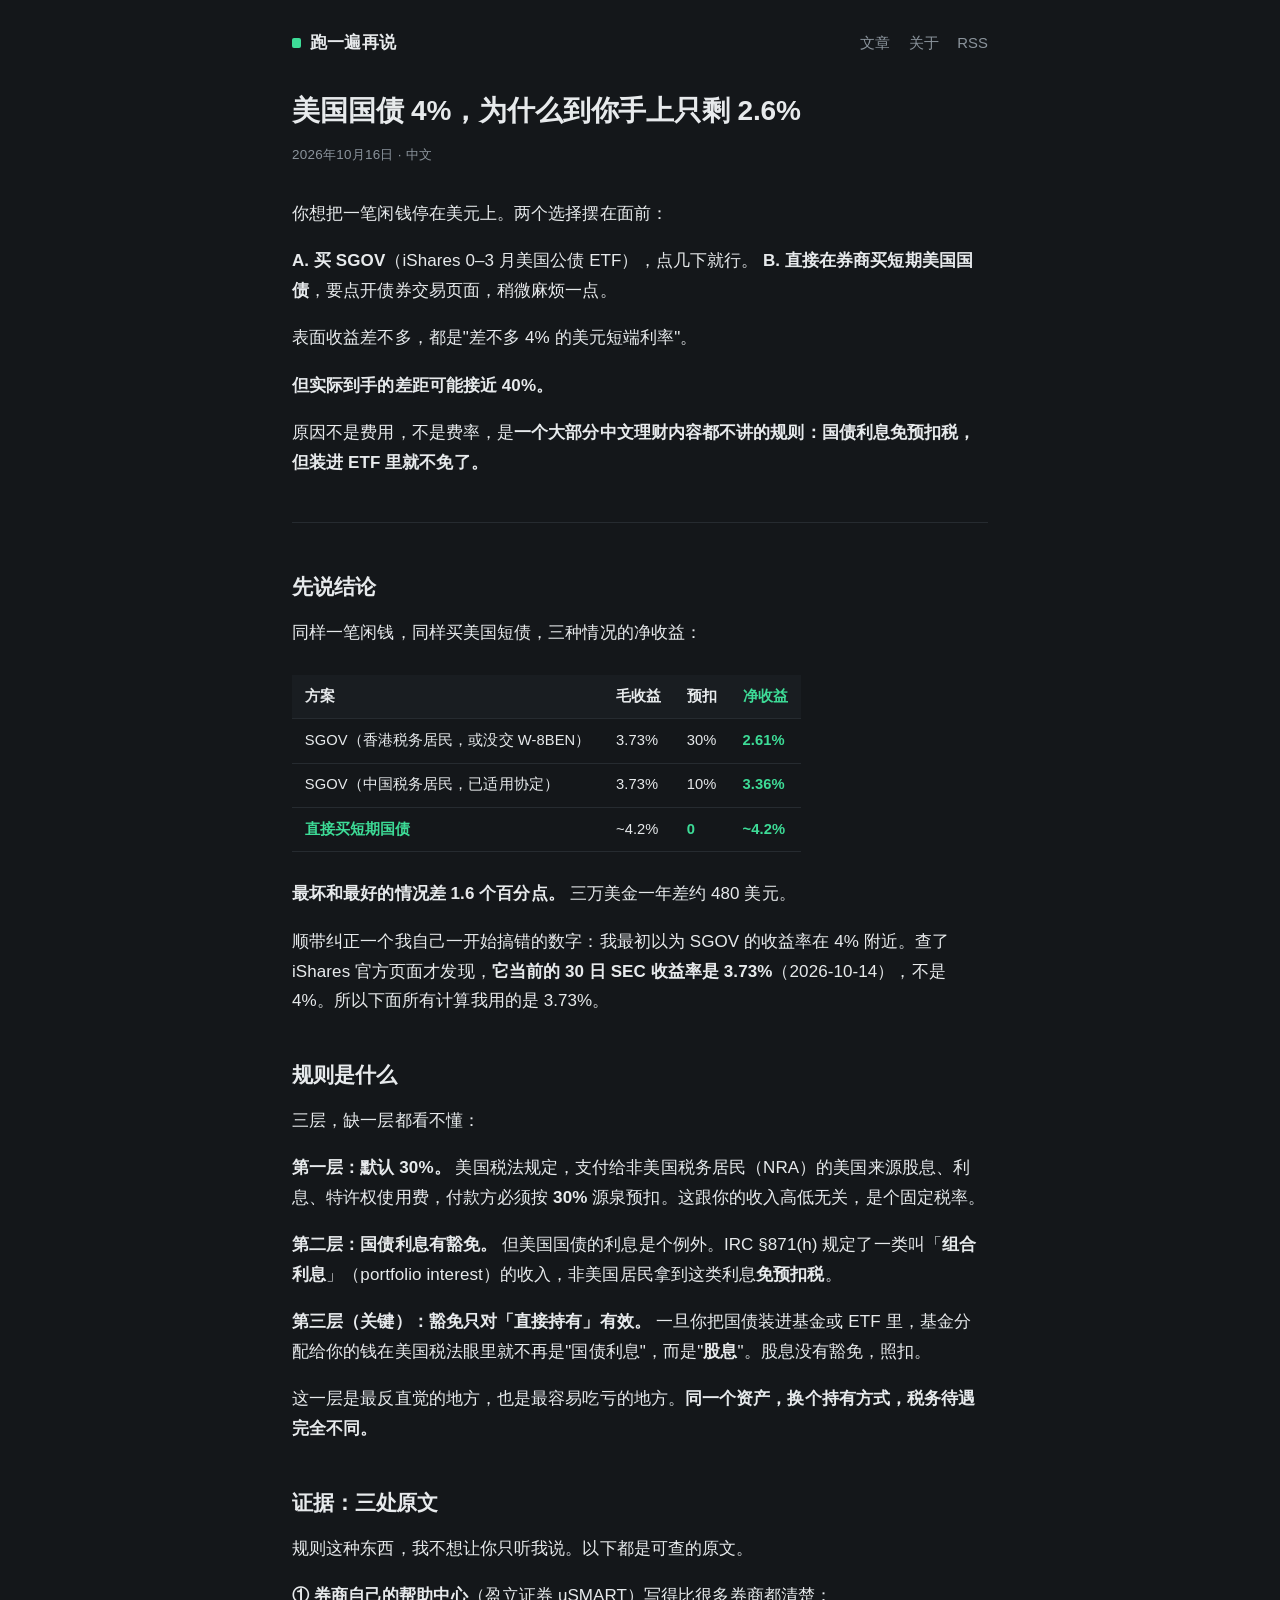
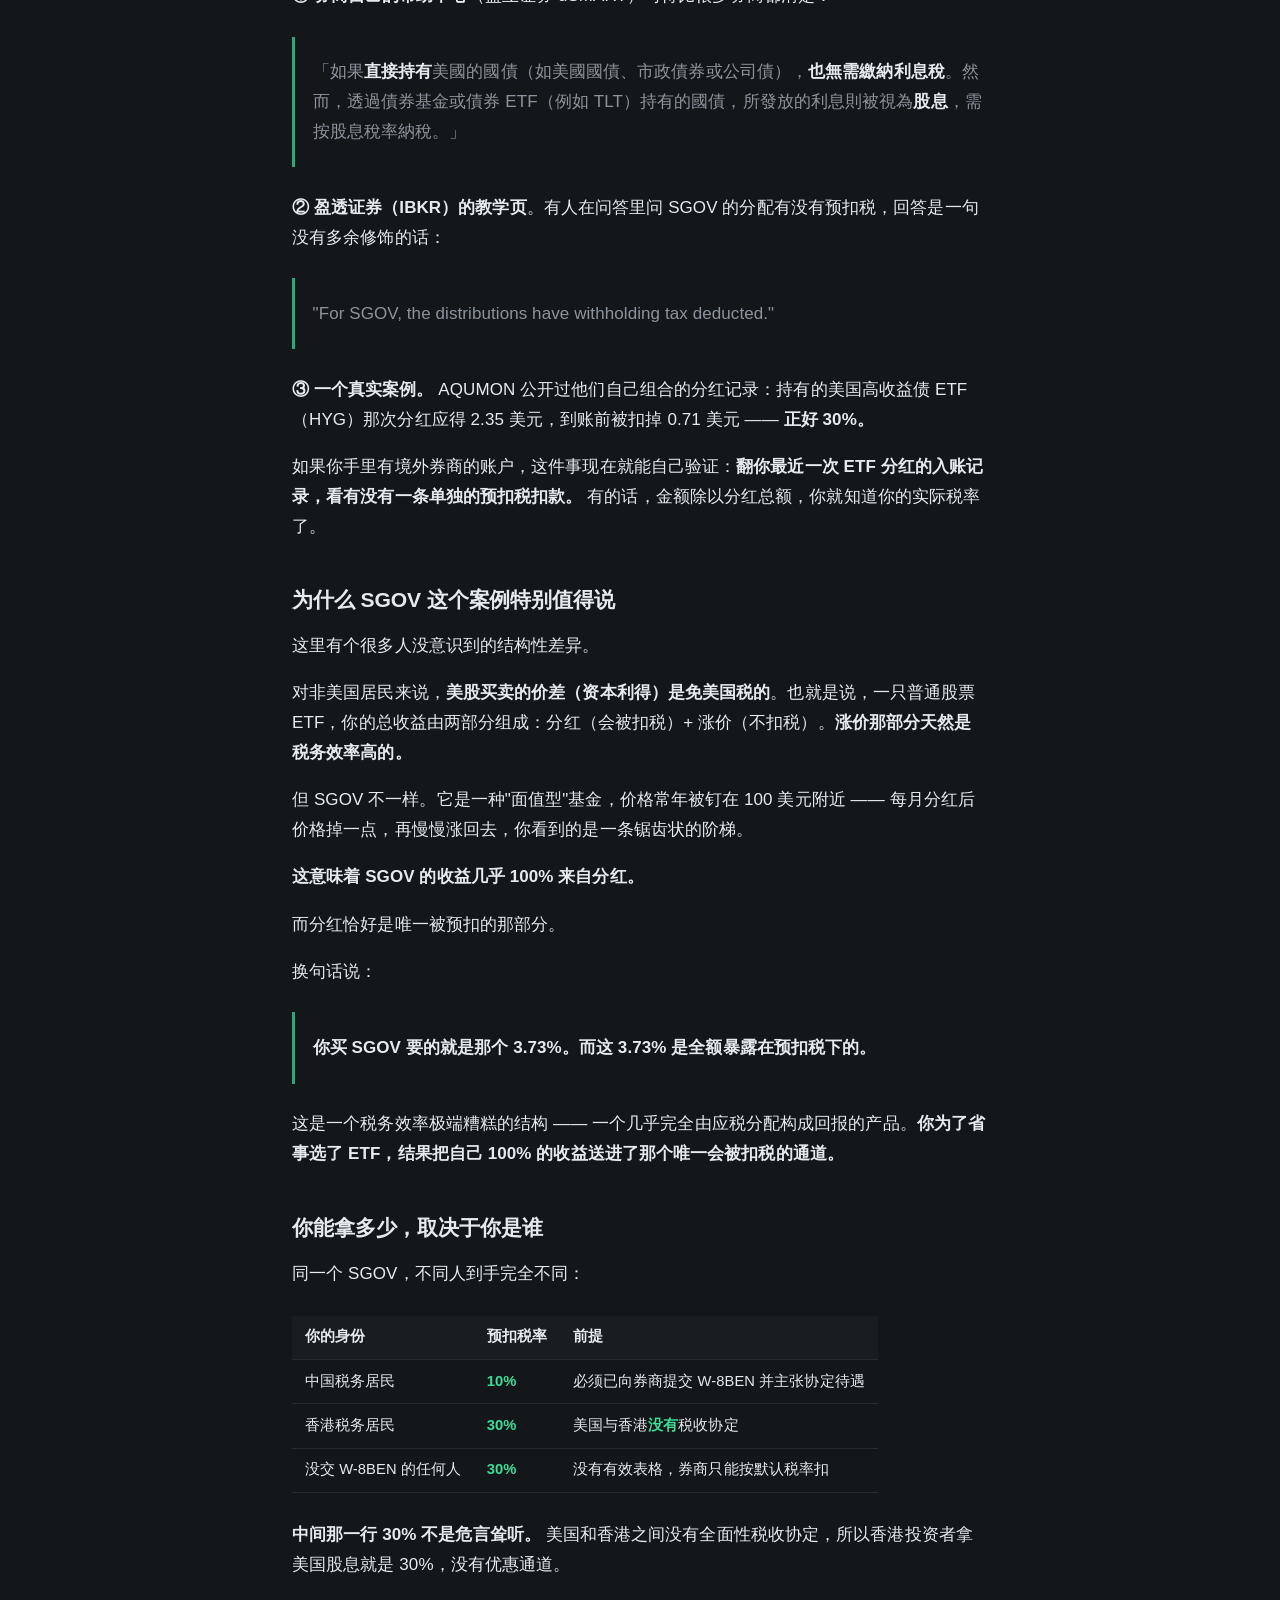
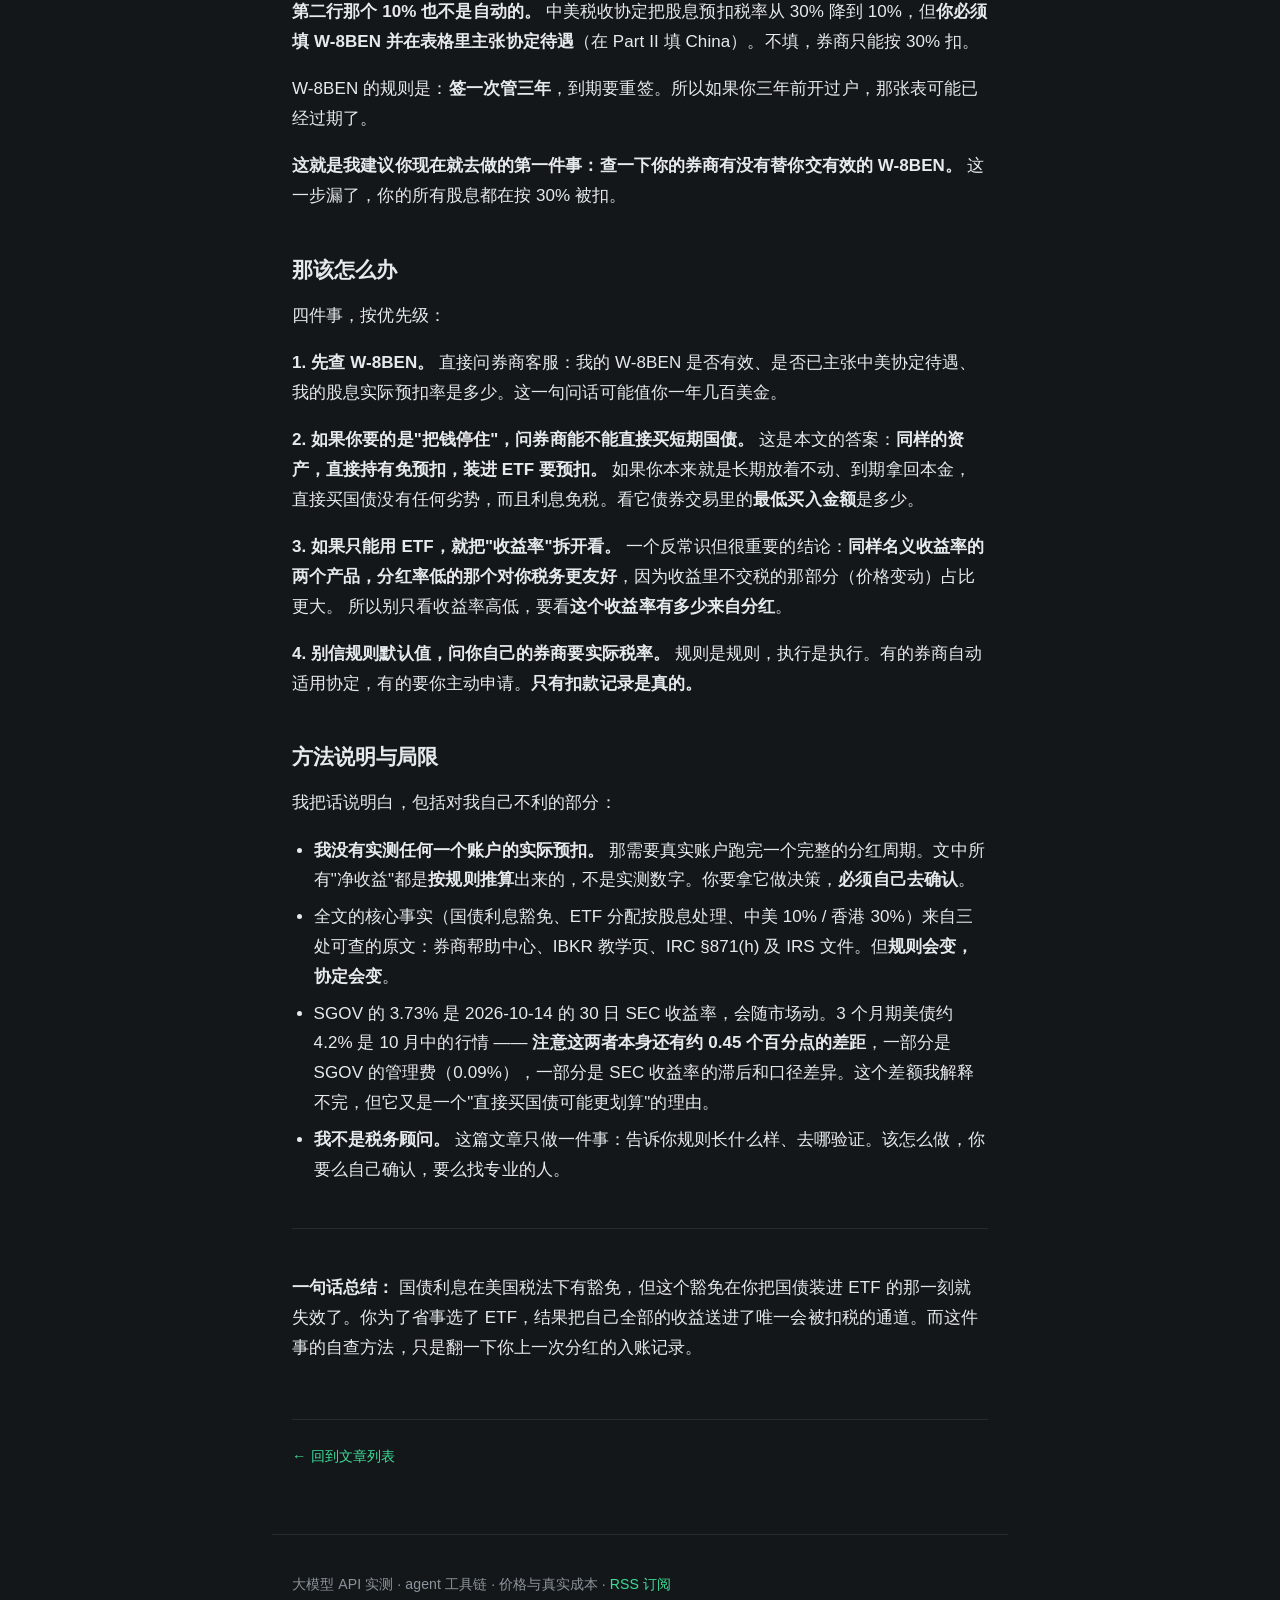
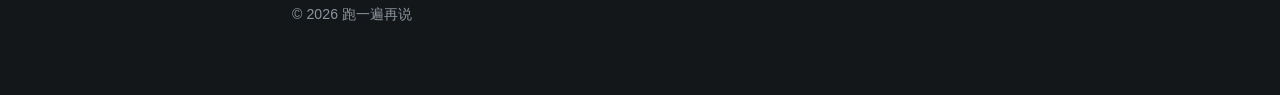
<file: posts/us-treasury-etf-withholding-tax.html>
<!DOCTYPE html>
<html lang="zh-Hans">
<head>
<meta charset="utf-8">
<meta name="viewport" content="width=device-width, initial-scale=1">
<title>美国国债 4%，为什么到你手上只剩 2.6% — 跑一遍再说</title>
<meta name="description" content="国债利息在美国税法下有免预扣的豁免，但这个豁免在你把国债装进 ETF 的那一刻就失效了。SGOV 这类产品的收益几乎 100% 来自分红——而那恰好是唯一会被扣税的部分。附自查方法。">
<meta property="og:type" content="article">
<meta property="og:title" content="美国国债 4%，为什么到你手上只剩 2.6% — 跑一遍再说">
<meta property="og:description" content="国债利息在美国税法下有免预扣的豁免，但这个豁免在你把国债装进 ETF 的那一刻就失效了。SGOV 这类产品的收益几乎 100% 来自分红——而那恰好是唯一会被扣税的部分。附自查方法。">
<meta property="og:image" content="https://bh1357906-sys.github.io/paoyibian/assets/banner-1200x400.png">
<meta property="og:site_name" content="跑一遍再说">
<meta name="twitter:card" content="summary_large_image">
<link rel="stylesheet" href="../assets/style.css">
<link rel="alternate" type="application/rss+xml" title="跑一遍再说" href="https://bh1357906-sys.github.io/paoyibian/feed.xml">
<link rel="icon" href="../assets/avatar-512.png">
</head>
<body>
<header class="site">
  <a class="brand" href="../index.html">跑一遍再说</a>
  <nav>
    <a href="../index.html">文章</a>
    <a href="../about.html">关于</a>
    <a href="https://bh1357906-sys.github.io/paoyibian/feed.xml">RSS</a>
  </nav>
</header>
<main>
<article>
<h1>美国国债 4%，为什么到你手上只剩 2.6%</h1>
<p class="meta"><time datetime="2026-10-16">2026年10月16日</time> · 中文</p>
<p>你想把一笔闲钱停在美元上。两个选择摆在面前：</p>
<p><strong>A. 买 SGOV</strong>（iShares 0–3 月美国公债 ETF），点几下就行。
<strong>B. 直接在券商买短期美国国债</strong>，要点开债券交易页面，稍微麻烦一点。</p>
<p>表面收益差不多，都是"差不多 4% 的美元短端利率"。</p>
<p><strong>但实际到手的差距可能接近 40%。</strong></p>
<p>原因不是费用，不是费率，是<strong>一个大部分中文理财内容都不讲的规则：国债利息免预扣税，但装进 ETF 里就不免了。</strong></p>
<hr />
<h2>先说结论</h2>
<p>同样一笔闲钱，同样买美国短债，三种情况的净收益：</p>
<table>
<thead>
<tr>
<th>方案</th>
<th>毛收益</th>
<th>预扣</th>
<th><strong>净收益</strong></th>
</tr>
</thead>
<tbody>
<tr>
<td>SGOV（香港税务居民，或没交 W-8BEN）</td>
<td>3.73%</td>
<td>30%</td>
<td><strong>2.61%</strong></td>
</tr>
<tr>
<td>SGOV（中国税务居民，已适用协定）</td>
<td>3.73%</td>
<td>10%</td>
<td><strong>3.36%</strong></td>
</tr>
<tr>
<td><strong>直接买短期国债</strong></td>
<td>~4.2%</td>
<td><strong>0</strong></td>
<td><strong>~4.2%</strong></td>
</tr>
</tbody>
</table>
<p><strong>最坏和最好的情况差 1.6 个百分点。</strong> 三万美金一年差约 480 美元。</p>
<p>顺带纠正一个我自己一开始搞错的数字：我最初以为 SGOV 的收益率在 4% 附近。查了 iShares 官方页面才发现，<strong>它当前的 30 日 SEC 收益率是 3.73%</strong>（2026-10-14），不是 4%。所以下面所有计算我用的是 3.73%。</p>
<h2>规则是什么</h2>
<p>三层，缺一层都看不懂：</p>
<p><strong>第一层：默认 30%。</strong>
美国税法规定，支付给非美国税务居民（NRA）的美国来源股息、利息、特许权使用费，付款方必须按 <strong>30%</strong> 源泉预扣。这跟你的收入高低无关，是个固定税率。</p>
<p><strong>第二层：国债利息有豁免。</strong>
但美国国债的利息是个例外。IRC §871(h) 规定了一类叫「<strong>组合利息</strong>」（portfolio interest）的收入，非美国居民拿到这类利息<strong>免预扣税</strong>。</p>
<p><strong>第三层（关键）：豁免只对「直接持有」有效。</strong>
一旦你把国债装进基金或 ETF 里，基金分配给你的钱在美国税法眼里就不再是"国债利息"，而是"<strong>股息</strong>"。股息没有豁免，照扣。</p>
<p>这一层是最反直觉的地方，也是最容易吃亏的地方。<strong>同一个资产，换个持有方式，税务待遇完全不同。</strong></p>
<h2>证据：三处原文</h2>
<p>规则这种东西，我不想让你只听我说。以下都是可查的原文。</p>
<p><strong>① 券商自己的帮助中心</strong>（盈立证券 uSMART）写得比很多券商都清楚：</p>
<blockquote>
<p>「如果<strong>直接持有</strong>美國的國債（如美國國債、市政債券或公司債），<strong>也無需繳納利息稅</strong>。然而，透過債券基金或債券 ETF（例如 TLT）持有的國債，所發放的利息則被視為<strong>股息</strong>，需按股息稅率納稅。」</p>
</blockquote>
<p><strong>② 盈透证券（IBKR）的教学页</strong>。有人在问答里问 SGOV 的分配有没有预扣税，回答是一句没有多余修饰的话：</p>
<blockquote>
<p>"For SGOV, the distributions have withholding tax deducted."</p>
</blockquote>
<p><strong>③ 一个真实案例。</strong> AQUMON 公开过他们自己组合的分红记录：持有的美国高收益债 ETF（HYG）那次分红应得 2.35 美元，到账前被扣掉 0.71 美元 —— <strong>正好 30%。</strong></p>
<p>如果你手里有境外券商的账户，这件事现在就能自己验证：<strong>翻你最近一次 ETF 分红的入账记录，看有没有一条单独的预扣税扣款。</strong> 有的话，金额除以分红总额，你就知道你的实际税率了。</p>
<h2>为什么 SGOV 这个案例特别值得说</h2>
<p>这里有个很多人没意识到的结构性差异。</p>
<p>对非美国居民来说，<strong>美股买卖的价差（资本利得）是免美国税的</strong>。也就是说，一只普通股票 ETF，你的总收益由两部分组成：分红（会被扣税）+ 涨价（不扣税）。<strong>涨价那部分天然是税务效率高的。</strong></p>
<p>但 SGOV 不一样。它是一种"面值型"基金，价格常年被钉在 100 美元附近 —— 每月分红后价格掉一点，再慢慢涨回去，你看到的是一条锯齿状的阶梯。</p>
<p><strong>这意味着 SGOV 的收益几乎 100% 来自分红。</strong></p>
<p>而分红恰好是唯一被预扣的那部分。</p>
<p>换句话说：</p>
<blockquote>
<p><strong>你买 SGOV 要的就是那个 3.73%。而这 3.73% 是全额暴露在预扣税下的。</strong></p>
</blockquote>
<p>这是一个税务效率极端糟糕的结构 —— 一个几乎完全由应税分配构成回报的产品。<strong>你为了省事选了 ETF，结果把自己 100% 的收益送进了那个唯一会被扣税的通道。</strong></p>
<h2>你能拿多少，取决于你是谁</h2>
<p>同一个 SGOV，不同人到手完全不同：</p>
<table>
<thead>
<tr>
<th>你的身份</th>
<th>预扣税率</th>
<th>前提</th>
</tr>
</thead>
<tbody>
<tr>
<td>中国税务居民</td>
<td><strong>10%</strong></td>
<td>必须已向券商提交 W-8BEN 并主张协定待遇</td>
</tr>
<tr>
<td>香港税务居民</td>
<td><strong>30%</strong></td>
<td>美国与香港<strong>没有</strong>税收协定</td>
</tr>
<tr>
<td>没交 W-8BEN 的任何人</td>
<td><strong>30%</strong></td>
<td>没有有效表格，券商只能按默认税率扣</td>
</tr>
</tbody>
</table>
<p><strong>中间那一行 30% 不是危言耸听。</strong> 美国和香港之间没有全面性税收协定，所以香港投资者拿美国股息就是 30%，没有优惠通道。</p>
<p><strong>第二行那个 10% 也不是自动的。</strong> 中美税收协定把股息预扣税率从 30% 降到 10%，但<strong>你必须填 W-8BEN 并在表格里主张协定待遇</strong>（在 Part II 填 China）。不填，券商只能按 30% 扣。</p>
<p>W-8BEN 的规则是：<strong>签一次管三年</strong>，到期要重签。所以如果你三年前开过户，那张表可能已经过期了。</p>
<p><strong>这就是我建议你现在就去做的第一件事：查一下你的券商有没有替你交有效的 W-8BEN。</strong> 这一步漏了，你的所有股息都在按 30% 被扣。</p>
<h2>那该怎么办</h2>
<p>四件事，按优先级：</p>
<p><strong>1. 先查 W-8BEN。</strong> 直接问券商客服：我的 W-8BEN 是否有效、是否已主张中美协定待遇、我的股息实际预扣率是多少。这一句问话可能值你一年几百美金。</p>
<p><strong>2. 如果你要的是"把钱停住"，问券商能不能直接买短期国债。</strong> 这是本文的答案：<strong>同样的资产，直接持有免预扣，装进 ETF 要预扣。</strong> 如果你本来就是长期放着不动、到期拿回本金，直接买国债没有任何劣势，而且利息免税。看它债券交易里的<strong>最低买入金额</strong>是多少。</p>
<p><strong>3. 如果只能用 ETF，就把"收益率"拆开看。</strong>
一个反常识但很重要的结论：<strong>同样名义收益率的两个产品，分红率低的那个对你税务更友好</strong>，因为收益里不交税的那部分（价格变动）占比更大。
所以别只看收益率高低，要看<strong>这个收益率有多少来自分红</strong>。</p>
<p><strong>4. 别信规则默认值，问你自己的券商要实际税率。</strong> 规则是规则，执行是执行。有的券商自动适用协定，有的要你主动申请。<strong>只有扣款记录是真的。</strong></p>
<h2>方法说明与局限</h2>
<p>我把话说明白，包括对我自己不利的部分：</p>
<ul>
<li><strong>我没有实测任何一个账户的实际预扣。</strong> 那需要真实账户跑完一个完整的分红周期。文中所有"净收益"都是<strong>按规则推算</strong>出来的，不是实测数字。你要拿它做决策，<strong>必须自己去确认</strong>。</li>
<li>全文的核心事实（国债利息豁免、ETF 分配按股息处理、中美 10% / 香港 30%）来自三处可查的原文：券商帮助中心、IBKR 教学页、IRC §871(h) 及 IRS 文件。但<strong>规则会变，协定会变</strong>。</li>
<li>SGOV 的 3.73% 是 2026-10-14 的 30 日 SEC 收益率，会随市场动。3 个月期美债约 4.2% 是 10 月中的行情 —— <strong>注意这两者本身还有约 0.45 个百分点的差距</strong>，一部分是 SGOV 的管理费（0.09%），一部分是 SEC 收益率的滞后和口径差异。这个差额我解释不完，但它又是一个"直接买国债可能更划算"的理由。</li>
<li><strong>我不是税务顾问。</strong> 这篇文章只做一件事：告诉你规则长什么样、去哪验证。该怎么做，你要么自己确认，要么找专业的人。</li>
</ul>
<hr />
<p><strong>一句话总结：</strong> 国债利息在美国税法下有豁免，但这个豁免在你把国债装进 ETF 的那一刻就失效了。你为了省事选了 ETF，结果把自己全部的收益送进了唯一会被扣税的通道。而这件事的自查方法，只是翻一下你上一次分红的入账记录。</p>
</article>
<p class="back"><a href="../index.html">← 回到文章列表</a></p>
</main>
<footer>
  <p>大模型 API 实测 · agent 工具链 · 价格与真实成本 · <a href="https://bh1357906-sys.github.io/paoyibian/feed.xml">RSS 订阅</a></p>
  <p class="dim">© 2026 跑一遍再说</p>
</footer>
</body>
</html>
</file>
<file: assets/style.css>
:root {
  --bg: #14171a;
  --bg-elev: #191d21;
  --border: #262b30;
  --fg: #e7eaec;
  --dim: #8b949c;
  --accent: #3ddc97;
  --accent-dim: #2aa876;
  --code-bg: #0e1113;
  --measure: 46rem;
}

* { box-sizing: border-box; }

html { -webkit-text-size-adjust: 100%; }

body {
  margin: 0;
  background: var(--bg);
  color: var(--fg);
  font-family: -apple-system, BlinkMacSystemFont, "Segoe UI", "PingFang SC",
    "Hiragino Sans GB", "Microsoft YaHei", "Helvetica Neue", Arial, sans-serif;
  font-size: 17px;
  line-height: 1.75;
  letter-spacing: .005em;
}

/* ---------- chrome ---------- */

header.site {
  max-width: var(--measure);
  margin: 0 auto;
  padding: 1.75rem 1.25rem 1rem;
  display: flex;
  align-items: center;
  justify-content: space-between;
  gap: 1rem;
  flex-wrap: wrap;
}

header.site .brand {
  font-weight: 700;
  font-size: 1.05rem;
  letter-spacing: .02em;
  color: var(--fg);
  text-decoration: none;
}

header.site .brand::before {
  content: "";
  display: inline-block;
  width: .55em;
  height: .55em;
  margin-right: .5em;
  border-radius: 2px;
  background: var(--accent);
  vertical-align: .02em;
}

header.site nav { display: flex; gap: 1.15rem; }

header.site nav a {
  color: var(--dim);
  text-decoration: none;
  font-size: .93rem;
}

header.site nav a:hover { color: var(--accent); }

main {
  max-width: var(--measure);
  margin: 0 auto;
  padding: 0 1.25rem 3rem;
}

footer {
  max-width: var(--measure);
  margin: 0 auto;
  padding: 2rem 1.25rem 4rem;
  border-top: 1px solid var(--border);
  font-size: .88rem;
  color: var(--dim);
}

footer p { margin: .3rem 0; }
footer .dim { color: #5c656d; }

/* ---------- typography ---------- */

h1, h2, h3 {
  line-height: 1.3;
  letter-spacing: -.005em;
  margin: 2.4rem 0 .9rem;
  font-weight: 650;
}

h1 { font-size: 1.75rem; margin-top: 1.2rem; }
h2 { font-size: 1.32rem; padding-top: .4rem; }
h3 { font-size: 1.1rem; }

p { margin: 1.1rem 0; }
p.dim { color: var(--dim); }

a { color: var(--accent); text-decoration: none; }
a:hover { text-decoration: underline; text-underline-offset: .18em; }

strong { font-weight: 650; }

em { font-style: normal; color: var(--dim); }

ul, ol { padding-left: 1.35rem; }
li { margin: .45rem 0; }

hr {
  border: 0;
  border-top: 1px solid var(--border);
  margin: 2.75rem 0;
}

blockquote {
  margin: 1.6rem 0;
  padding: .2rem 0 .2rem 1.1rem;
  border-left: 3px solid var(--accent-dim);
  color: var(--dim);
}

blockquote strong { color: var(--fg); }

.lede {
  font-size: 1.08rem;
  color: var(--fg);
  margin: 1.2rem 0;
}

.meta {
  font-size: .84rem;
  color: var(--dim);
  letter-spacing: .02em;
  margin: .5rem 0 0;
}

/* ---------- code ---------- */

code {
  font-family: "SF Mono", ui-monospace, Menlo, Consolas, "Liberation Mono", monospace;
  font-size: .87em;
  background: rgba(61, 220, 151, .09);
  color: #86ecbe;
  padding: .12em .38em;
  border-radius: 4px;
}

pre {
  background: var(--code-bg);
  border: 1px solid var(--border);
  border-radius: 8px;
  padding: 1rem 1.1rem;
  overflow-x: auto;
  margin: 1.5rem 0;
  line-height: 1.6;
}

pre code {
  background: none;
  color: #cfd6db;
  padding: 0;
  font-size: .84rem;
}

/* ---------- tables ---------- */

table {
  width: 100%;
  border-collapse: collapse;
  margin: 1.7rem 0;
  font-size: .92rem;
  display: block;
  overflow-x: auto;
  white-space: nowrap;
}

thead th {
  text-align: left;
  font-weight: 650;
  color: var(--fg);
  background: var(--bg-elev);
  border-bottom: 1px solid var(--border);
}

th, td {
  padding: .55rem .8rem;
  border-bottom: 1px solid var(--border);
  vertical-align: top;
}

tbody tr:hover { background: rgba(255, 255, 255, .015); }

td strong, th strong { color: var(--accent); }

/* ---------- index ---------- */

.intro { margin-bottom: 2.75rem; }
.intro h1 { font-size: 1.9rem; margin-bottom: .5rem; }
.intro .lede { margin: .6rem 0 .35rem; }
.intro .dim { font-size: .93rem; margin-top: .35rem; }

ul.cards { list-style: none; padding: 0; margin: 0; }

ul.cards > li.card {
  padding: 1.5rem 0;
  border-top: 1px solid var(--border);
}

ul.cards > li.card:last-child { border-bottom: 1px solid var(--border); }

ul.cards .card h2 {
  font-size: 1.16rem;
  margin: .35rem 0 .5rem;
  padding: 0;
  font-weight: 600;
  line-height: 1.45;
}

ul.cards .card h2 a { color: var(--fg); }
ul.cards .card h2 a:hover { color: var(--accent); text-decoration: none; }

ul.cards .summary {
  margin: .35rem 0 0;
  color: var(--dim);
  font-size: .93rem;
  line-height: 1.7;
}

/* ---------- article ---------- */

article > h1 + .meta { margin-bottom: 2rem; }

.back {
  margin-top: 3.5rem;
  padding-top: 1.5rem;
  border-top: 1px solid var(--border);
  font-size: .9rem;
}

.about .lede { color: var(--accent); }

/* ---------- mobile ---------- */

@media (max-width: 640px) {
  body { font-size: 16px; }
  header.site { padding: 1.25rem 1.1rem .75rem; }
  main { padding: 0 1.1rem 2.5rem; }
  h1 { font-size: 1.5rem; }
  h2 { font-size: 1.2rem; }
  .intro h1 { font-size: 1.6rem; }
  table { font-size: .86rem; }
  footer { padding: 1.75rem 1.1rem 3rem; }
}

@media print {
  :root { --bg: #fff; --fg: #111; --dim: #555; --border: #ddd; }
  header.site nav, footer { display: none; }
  body { background: #fff; color: #111; }
}
</file>
